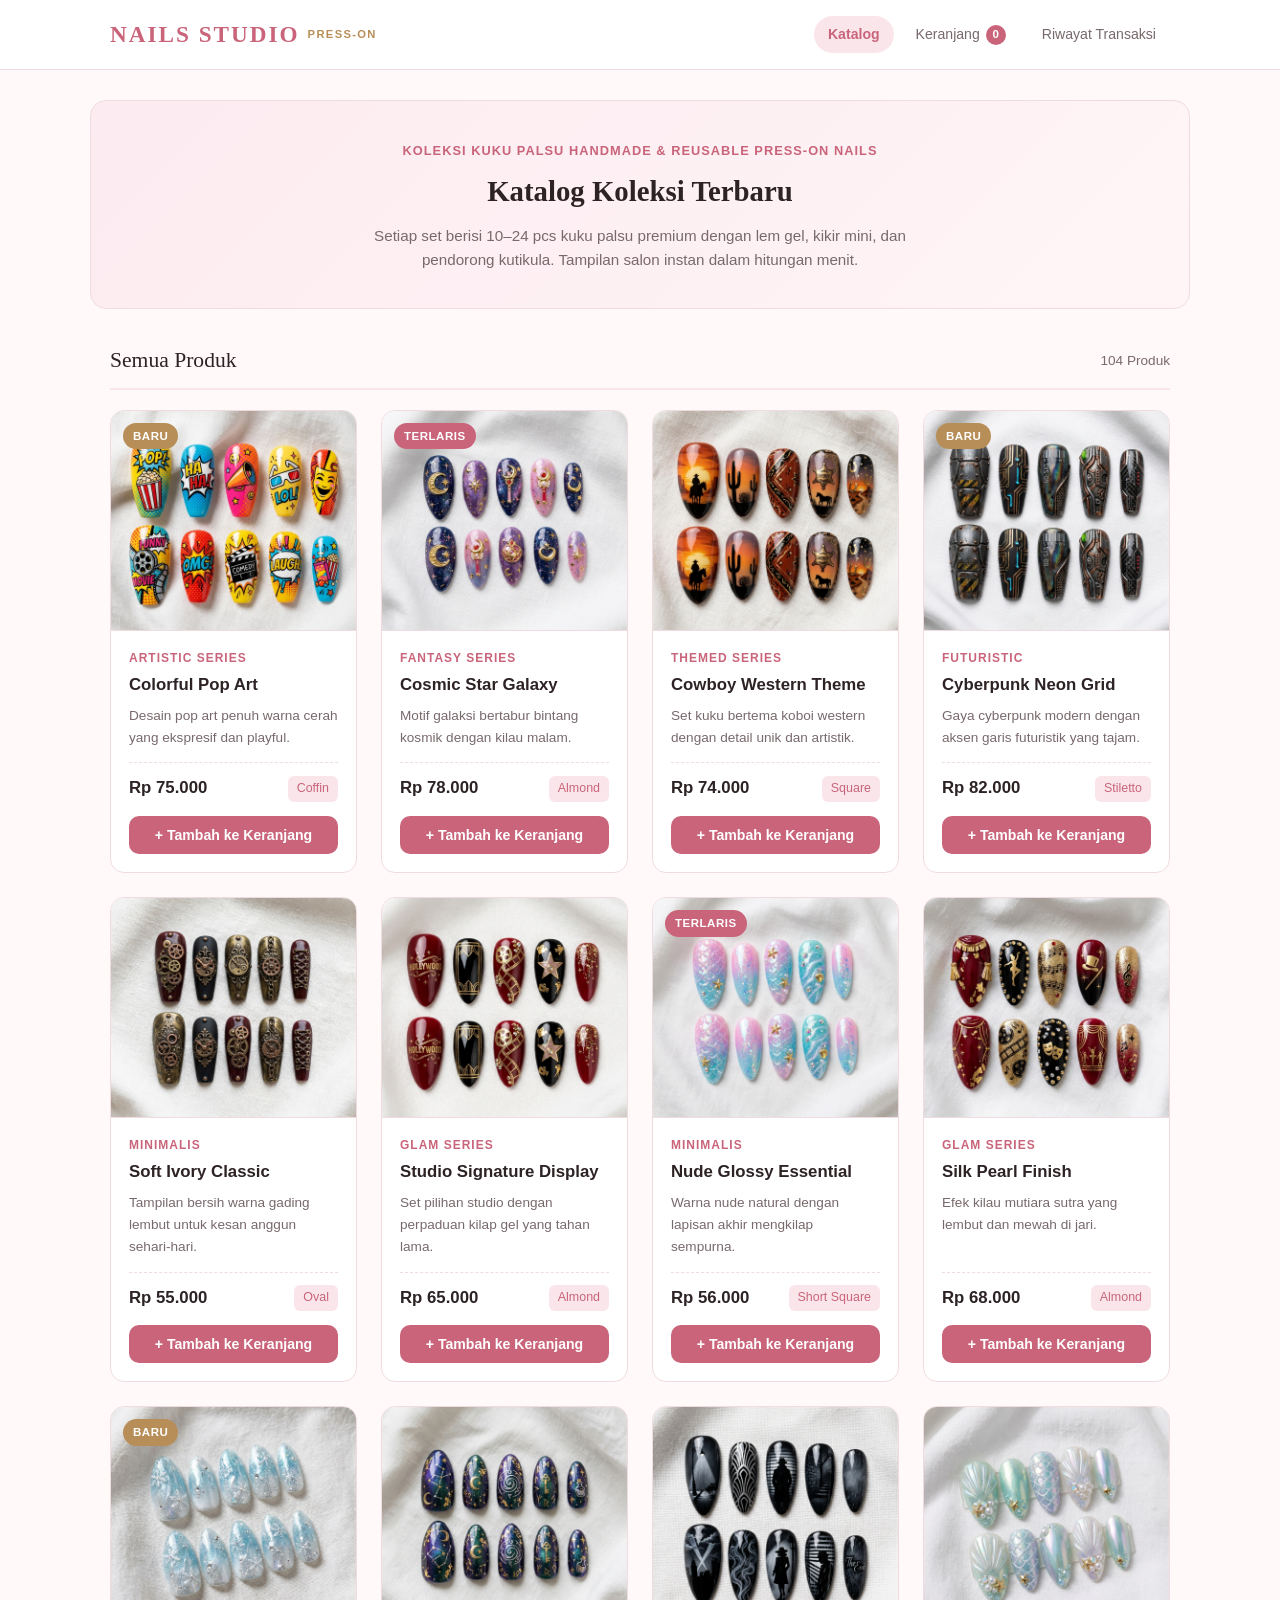
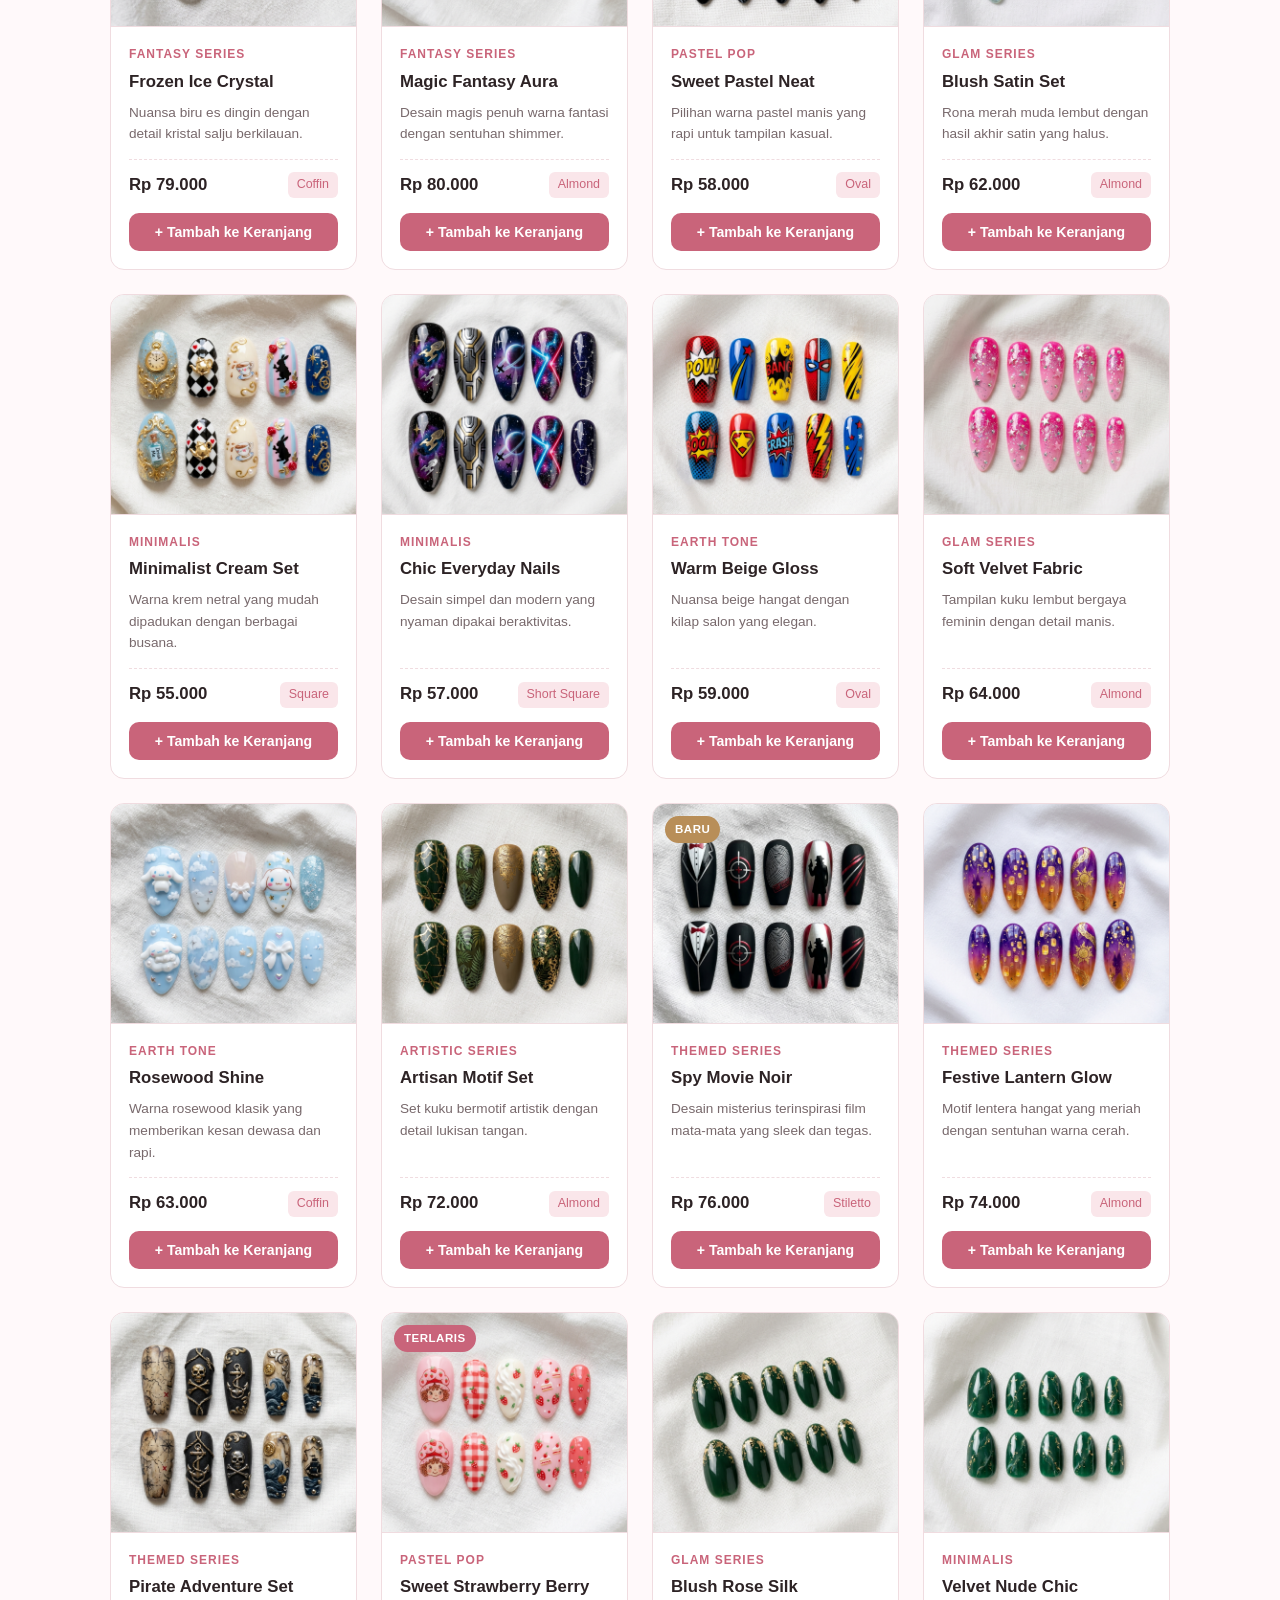
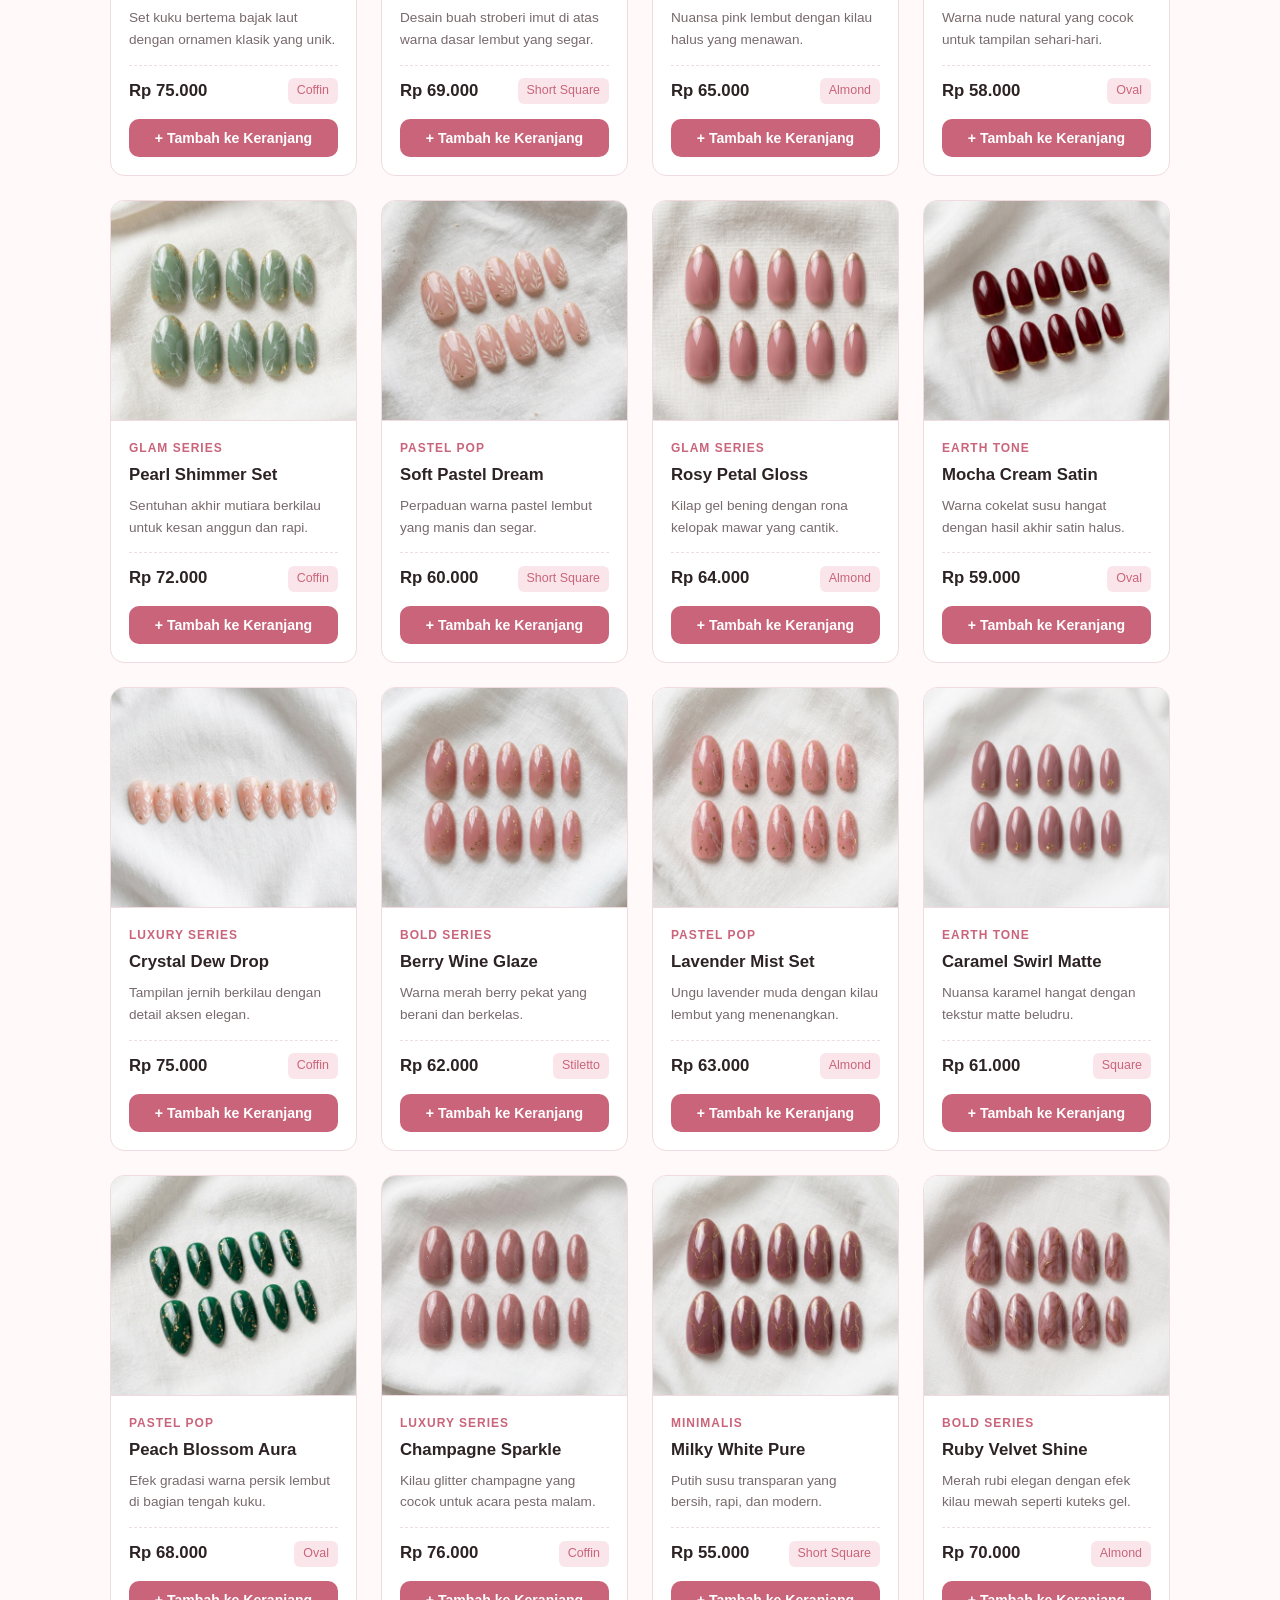
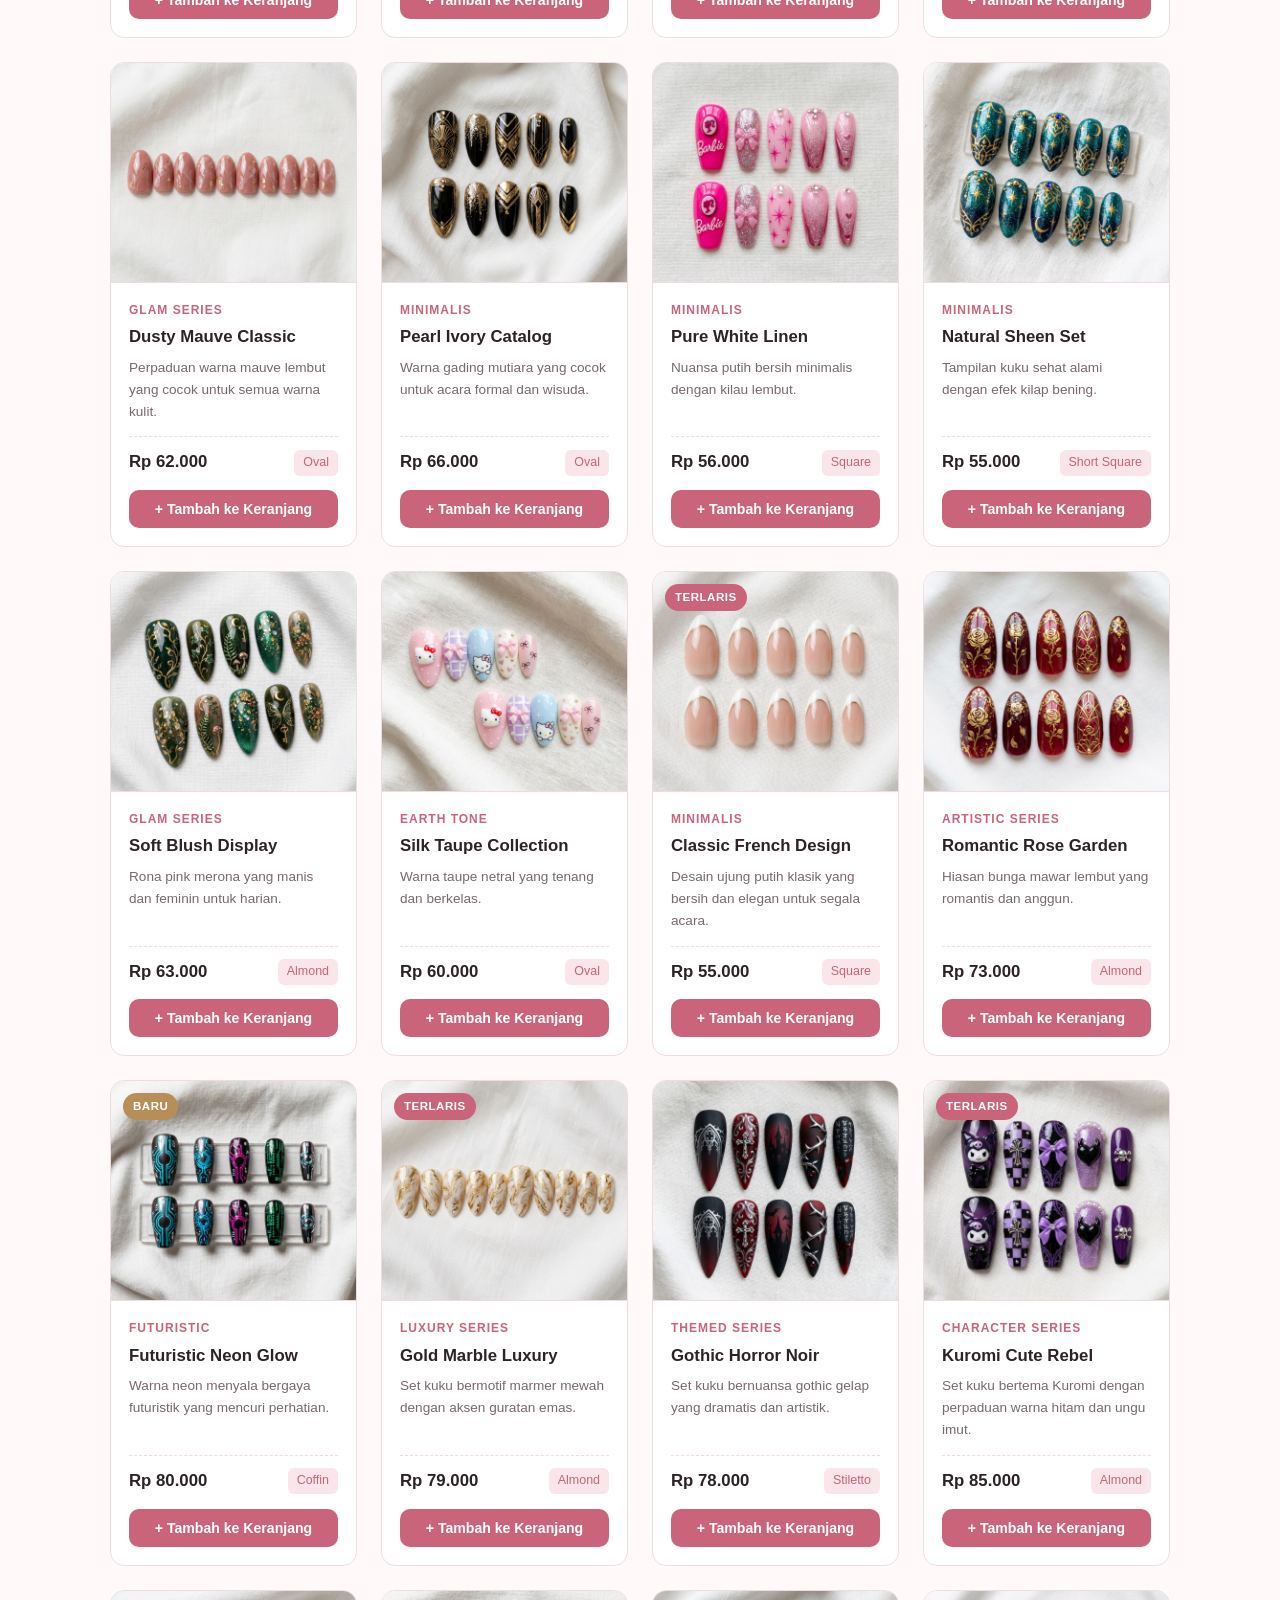
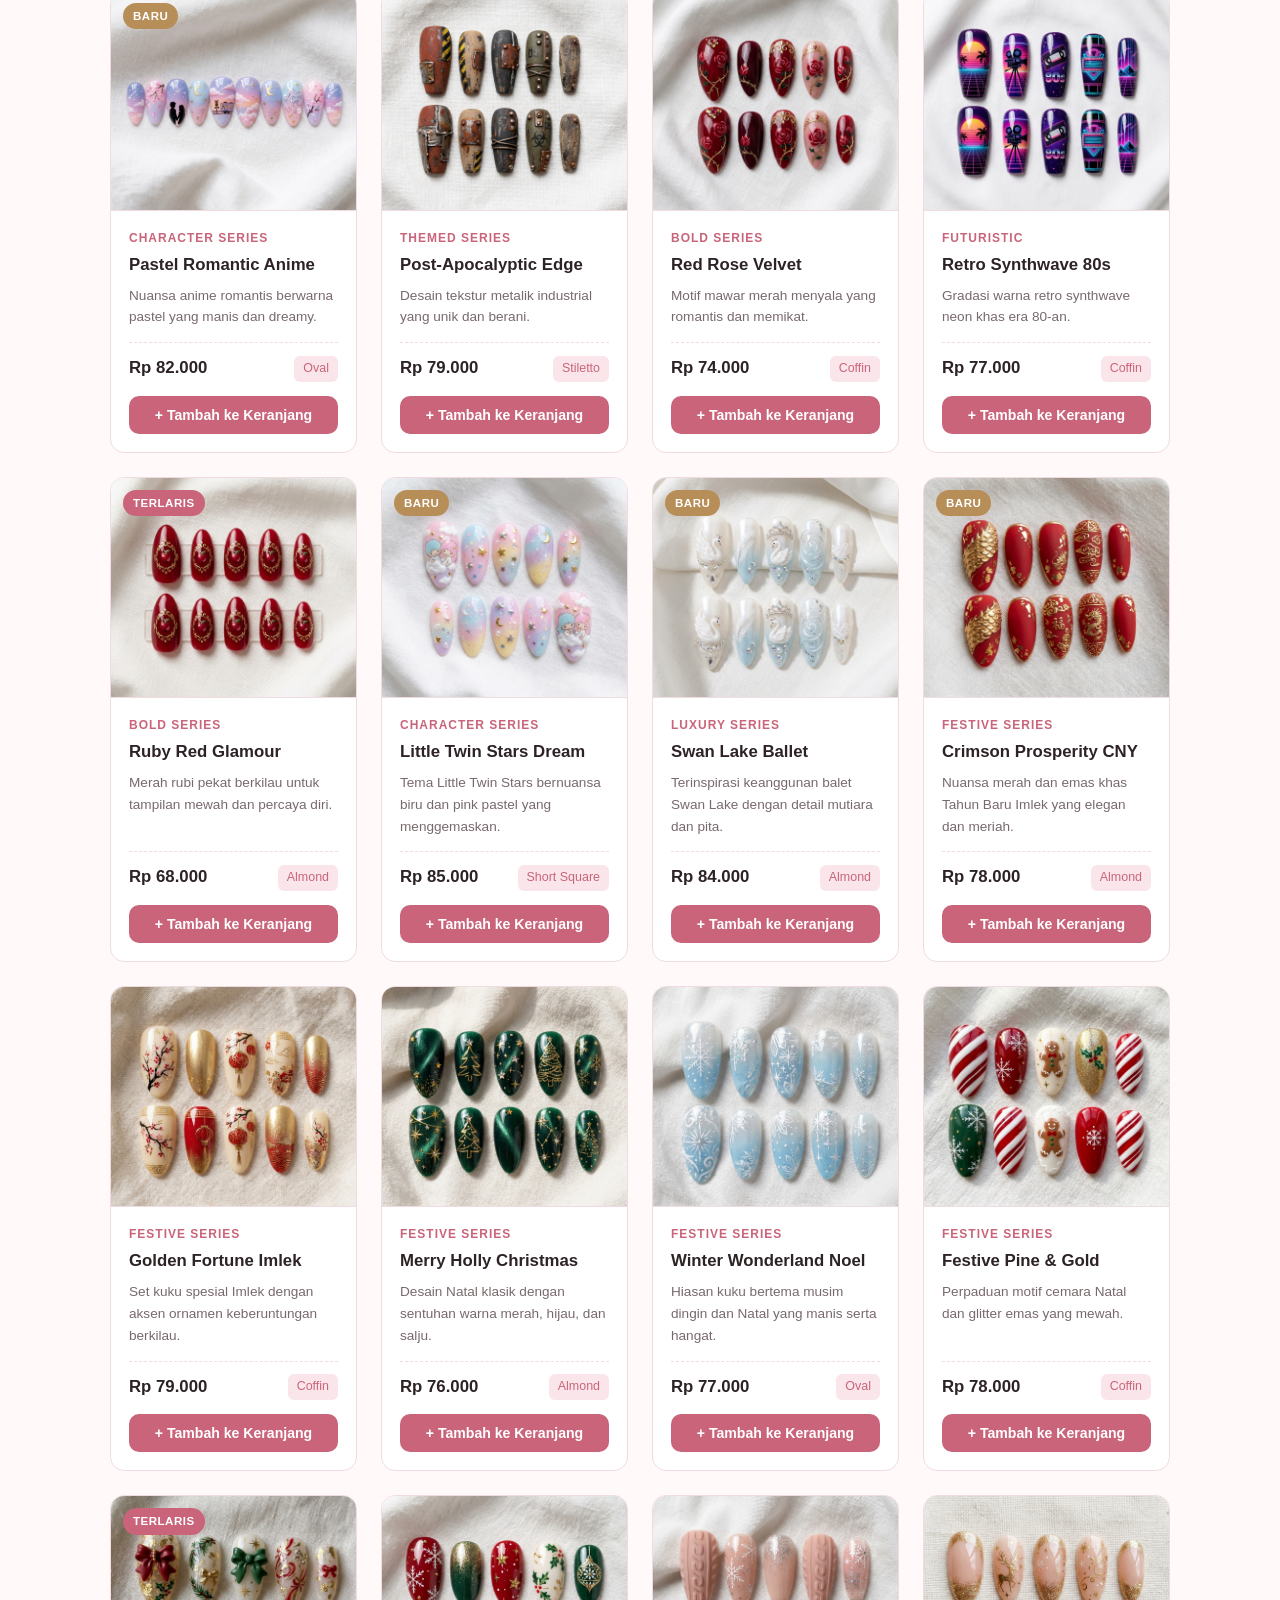
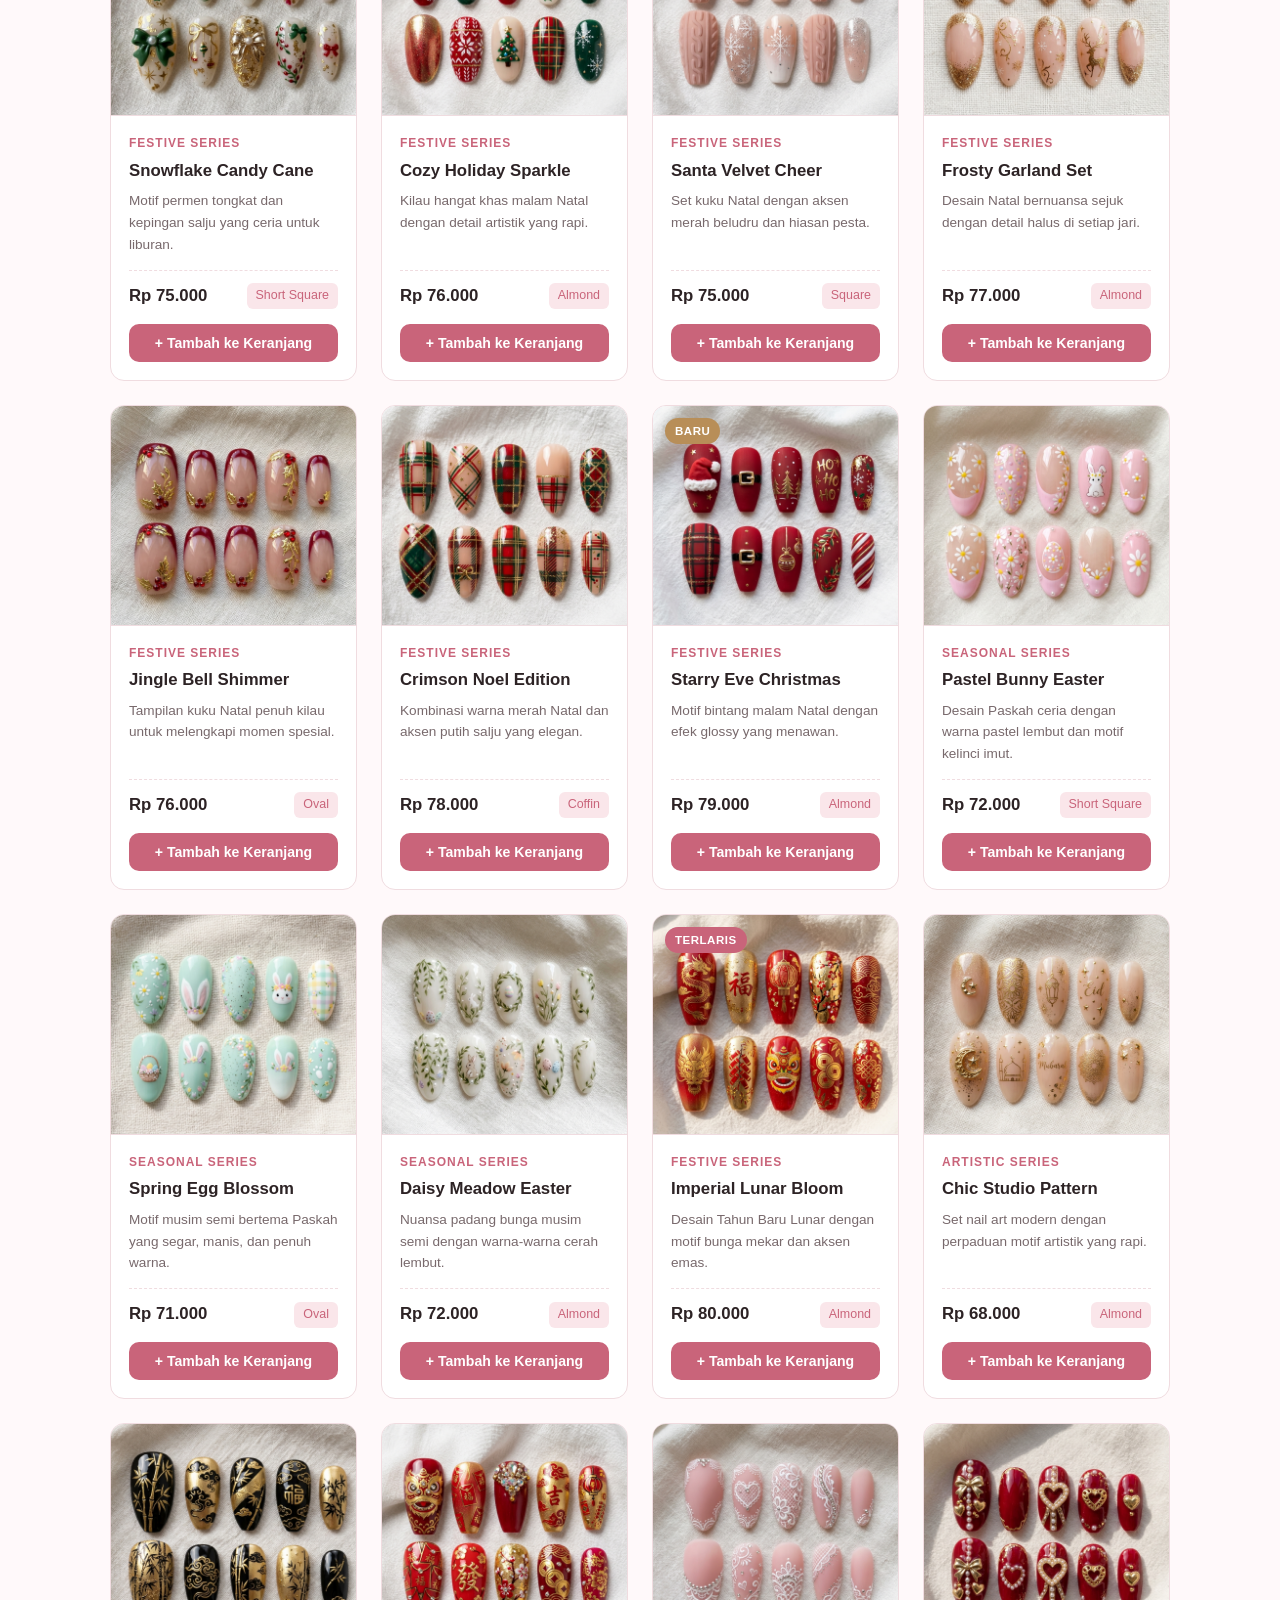
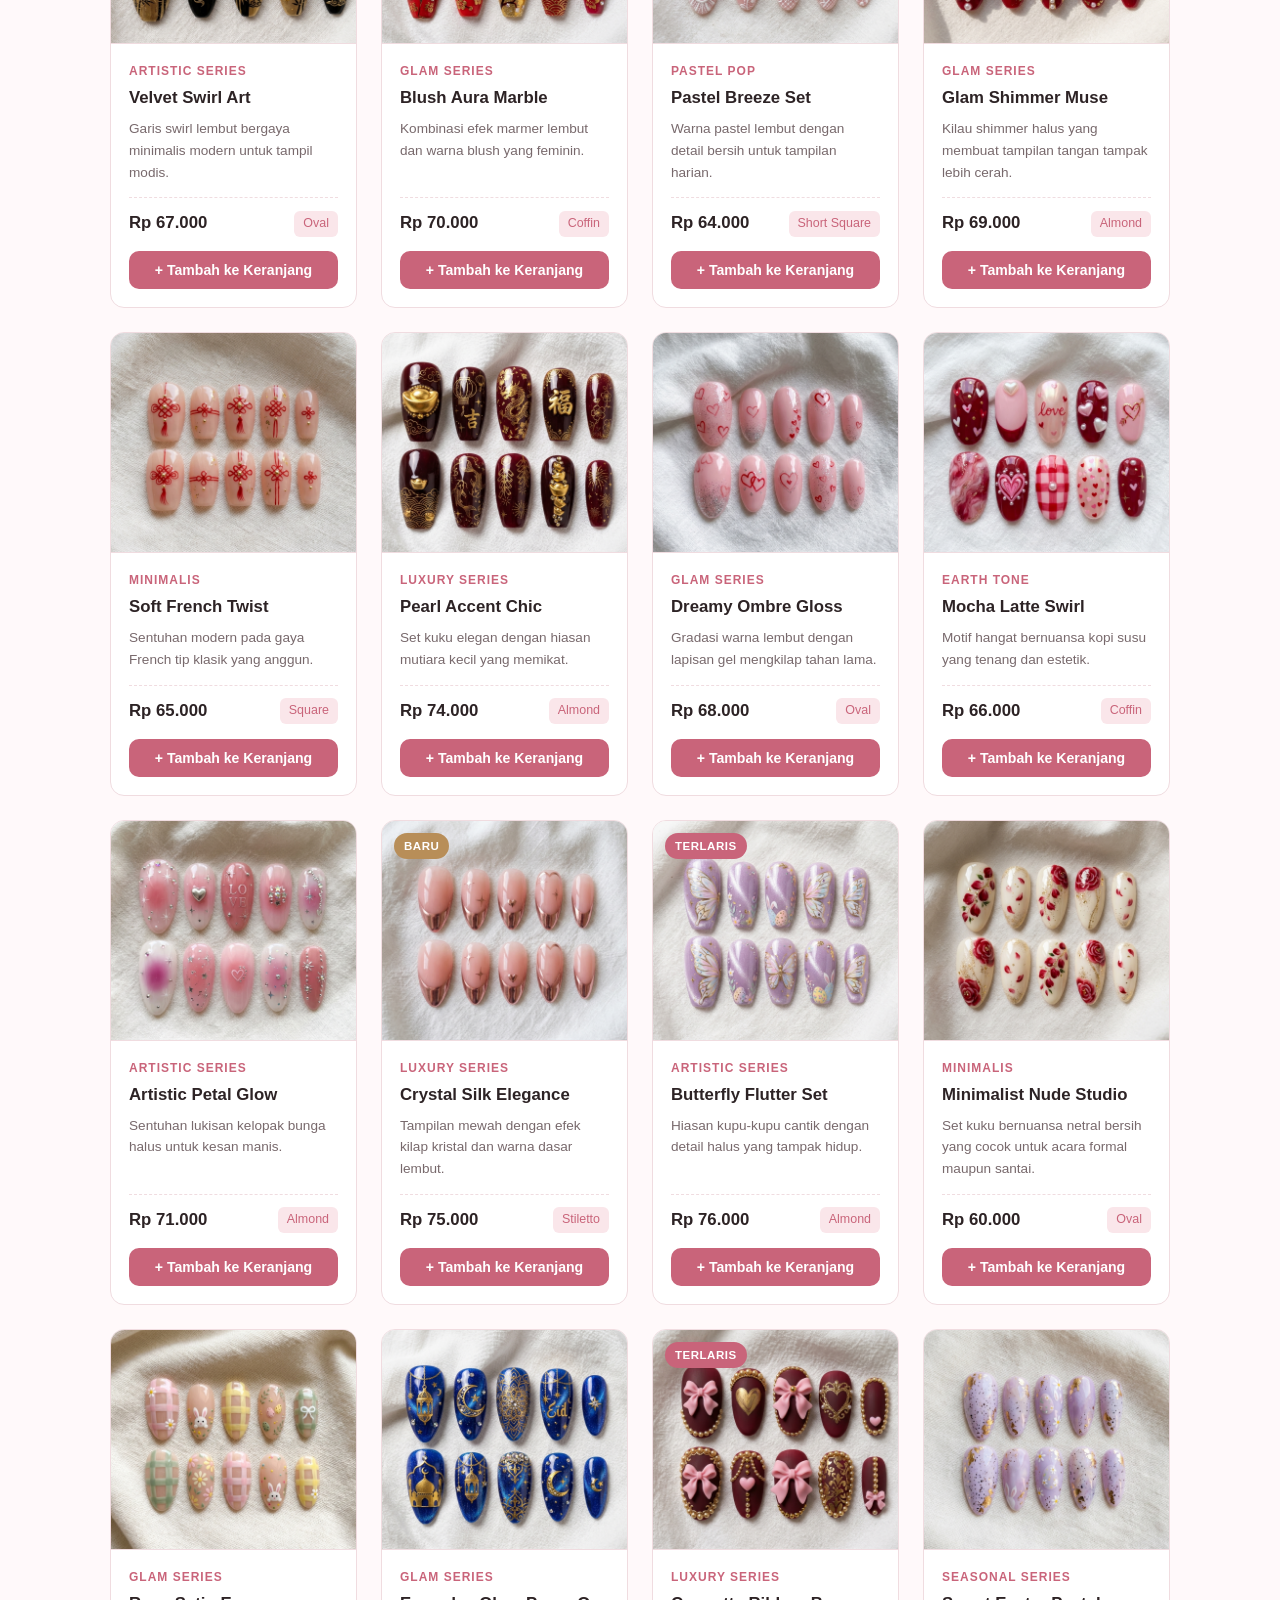
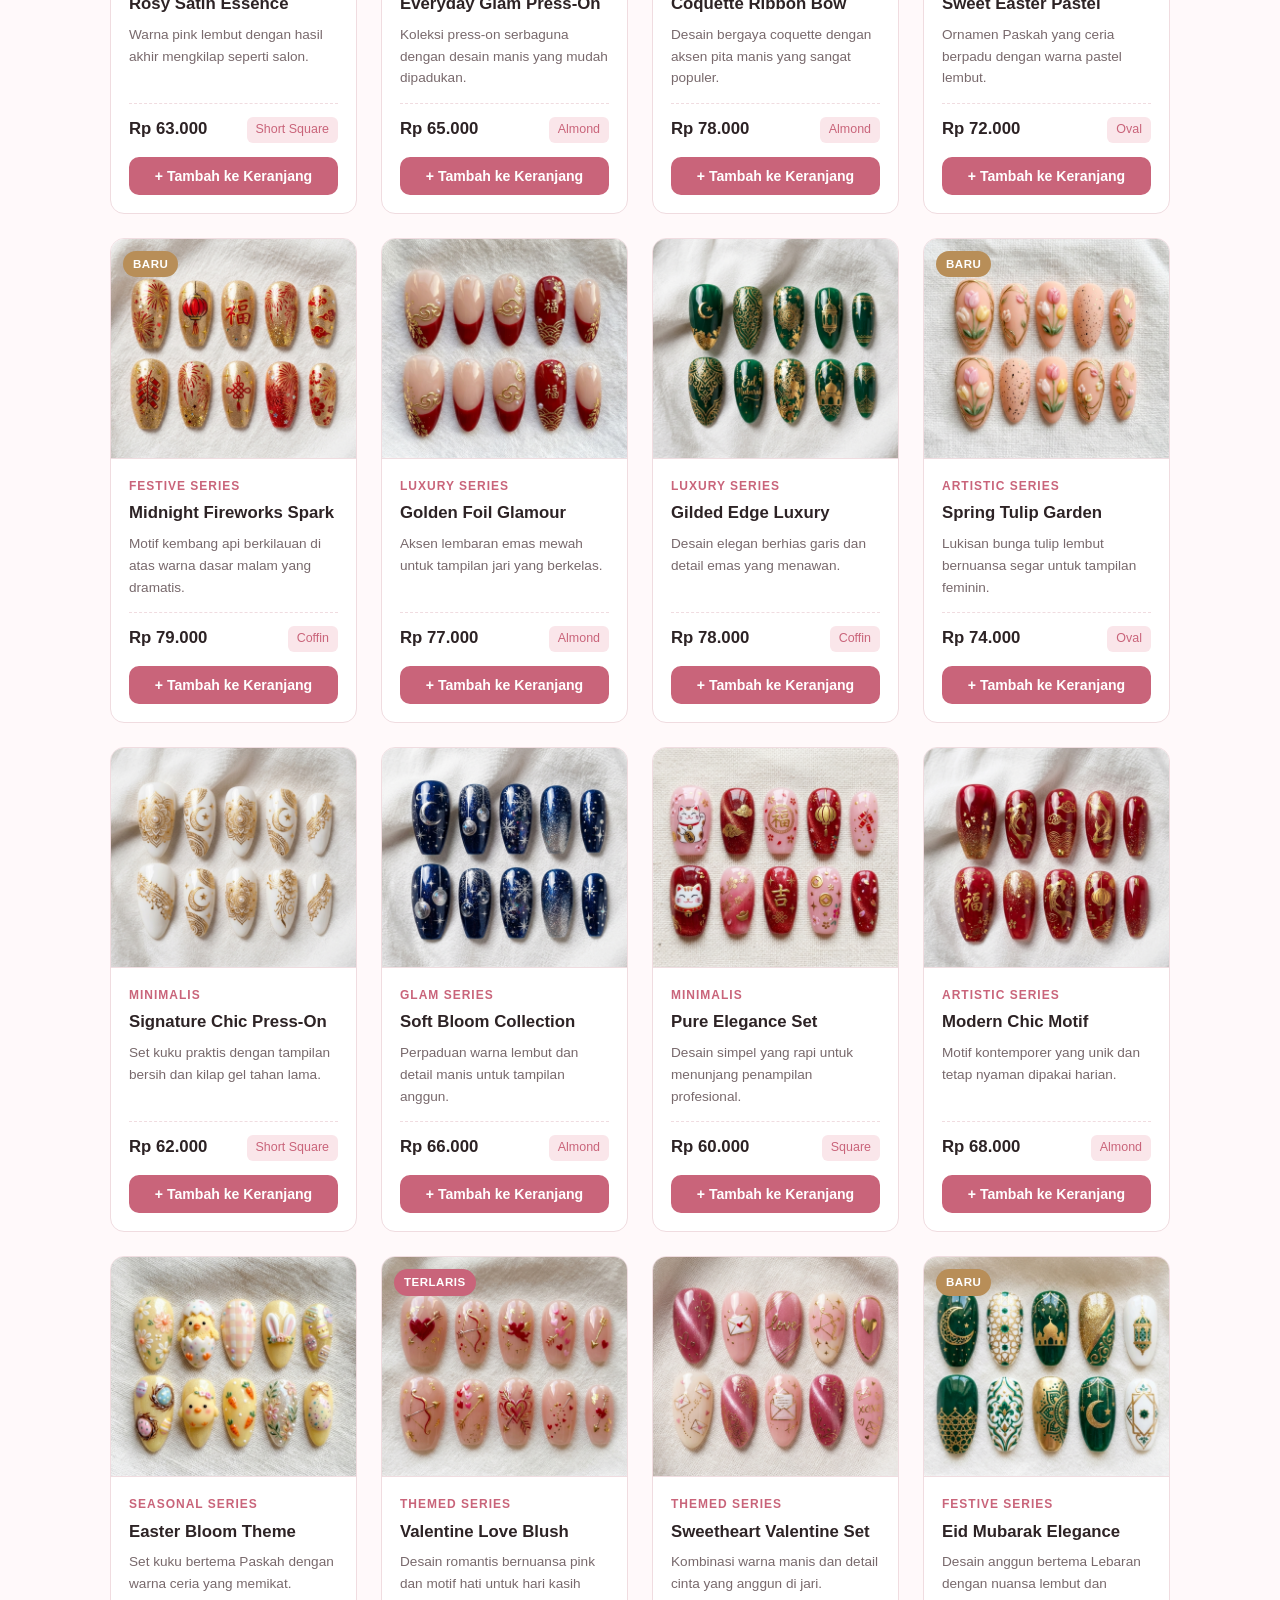
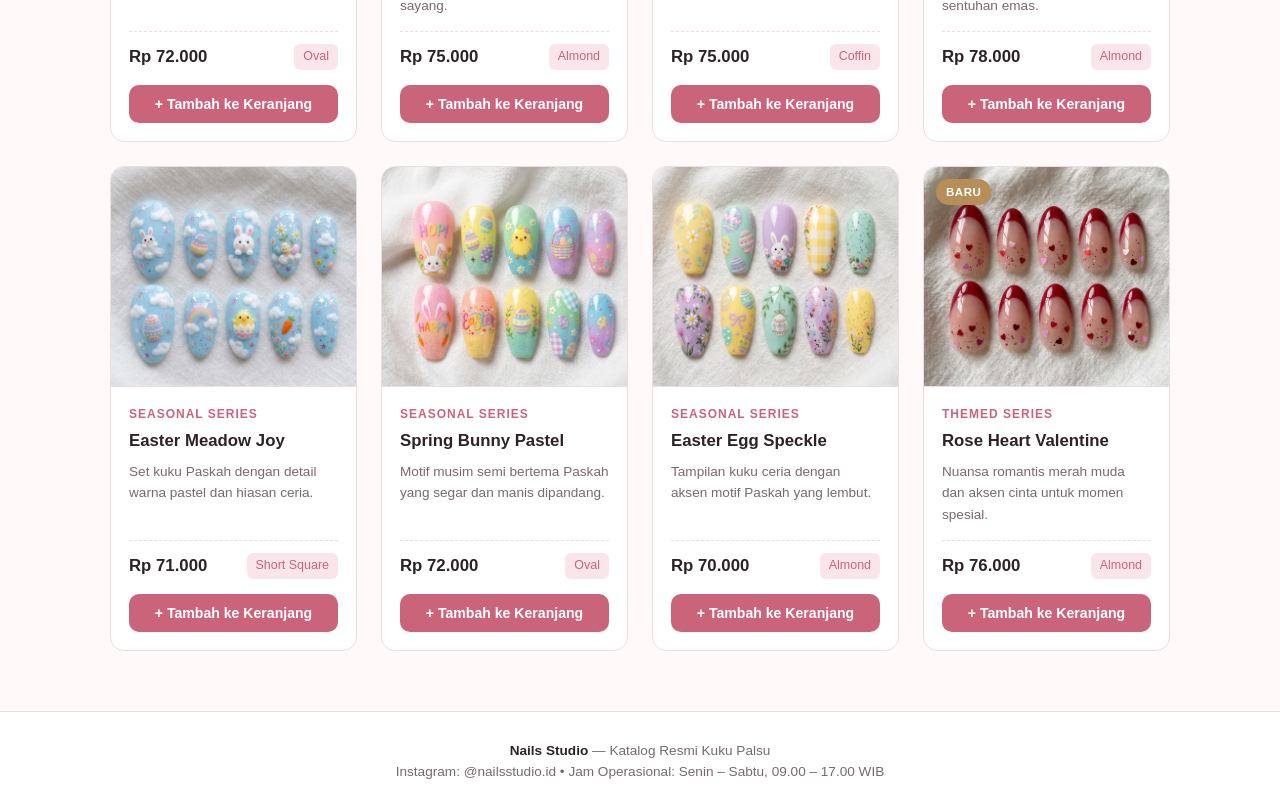
<file: index.html>
<!DOCTYPE html>
<html lang="id">
<head>
  <meta charset="UTF-8" />
  <meta name="viewport" content="width=device-width, initial-scale=1.0" />
  <title>Nails Studio — Katalog Kuku Palsu</title>
  <link rel="stylesheet" href="style.css" />
</head>
<body>

  <div id="site-topbar"></div>

  <header class="hero-wrap">
    <section class="hero">
      <span class="brand-tag">Koleksi Kuku Palsu Handmade &amp; Reusable Press-On Nails</span>
      <h1>Katalog Koleksi Terbaru</h1>
      <p>
        Setiap set berisi 10–24 pcs kuku palsu premium dengan lem gel, kikir mini, dan pendorong kutikula.
        Tampilan salon instan dalam hitungan menit.
      </p>
    </section>
  </header>

  <main class="container">
    <div class="section-title">
      <span>Semua Produk</span>
      <span class="section-count" id="total-produk">0 Produk</span>
    </div>

    <div class="catalog-grid" id="catalog-grid"></div>
  </main>

  <footer>
    <p><strong>Nails Studio</strong> — Katalog Resmi Kuku Palsu</p>
    <p>Instagram: @nailsstudio.id &bull; Jam Operasional: Senin – Sabtu, 09.00 – 17.00 WIB</p>
  </footer>

  <script src="app.js"></script>
  <script>
    (function () {
      const store = window.NSStore;
      store.renderTopbar("katalog");

      const grid = document.getElementById("catalog-grid");
      const totalLabel = document.getElementById("total-produk");

      function getQtyInCart(productId) {
        const found = store.getCart().find(function (c) {
          return c.id === productId;
        });
        return found ? found.qty : 0;
      }

      function renderKatalog() {
        const produk = store.produkKuku;
        totalLabel.textContent = produk.length + " Produk";

        grid.innerHTML = produk.map(function (item) {
          const badgeHtml = item.badge
            ? '<span class="badge ' + store.escapeHtml(item.badgeTipe) + '">' + store.escapeHtml(item.badge) + "</span>"
            : "";

          const inCart = getQtyInCart(item.id);
          const btnText = inCart > 0
            ? "+ Tambah Lagi (" + inCart + " di keranjang)"
            : "+ Tambah ke Keranjang";

          return (
            '<article class="product-card">' +
            '  <div class="product-image">' +
            '    ' + badgeHtml +
            '    <img src="' + store.escapeHtml(item.gambar) + '" alt="' + store.escapeHtml(item.nama) + '" loading="lazy" />' +
            '  </div>' +
            '  <div class="product-info">' +
            '    <div class="product-category">' + store.escapeHtml(item.kategori) + '</div>' +
            '    <h2 class="product-title">' + store.escapeHtml(item.nama) + '</h2>' +
            '    <p class="product-desc">' + store.escapeHtml(item.deskripsi) + '</p>' +
            '    <div class="product-meta">' +
            '      <span class="product-price">' + store.escapeHtml(item.harga) + '</span>' +
            '      <span class="product-shape">' + store.escapeHtml(item.bentuk) + '</span>' +
            '    </div>' +
            '    <button type="button" class="btn btn-primary btn-block btn-add-cart" data-id="' + store.escapeHtml(item.id) + '">' +
            '      ' + btnText +
            '    </button>' +
            '  </div>' +
            '</article>'
          );
        }).join("");
      }

      grid.addEventListener("click", function (e) {
        const btn = e.target.closest(".btn-add-cart");
        if (!btn) return;
        const id = btn.getAttribute("data-id");
        const item = store.produkKuku.find(function (p) { return p.id === id; });
        if (!item) return;

        store.addToCart(id, 1);
        store.showToast(item.nama + " ditambahkan ke keranjang");
        renderKatalog();
      });

      store.onRealtimeUpdate(function () {
        renderKatalog();
      });

      renderKatalog();
    })();
  </script>
</body>
</html>
</file>
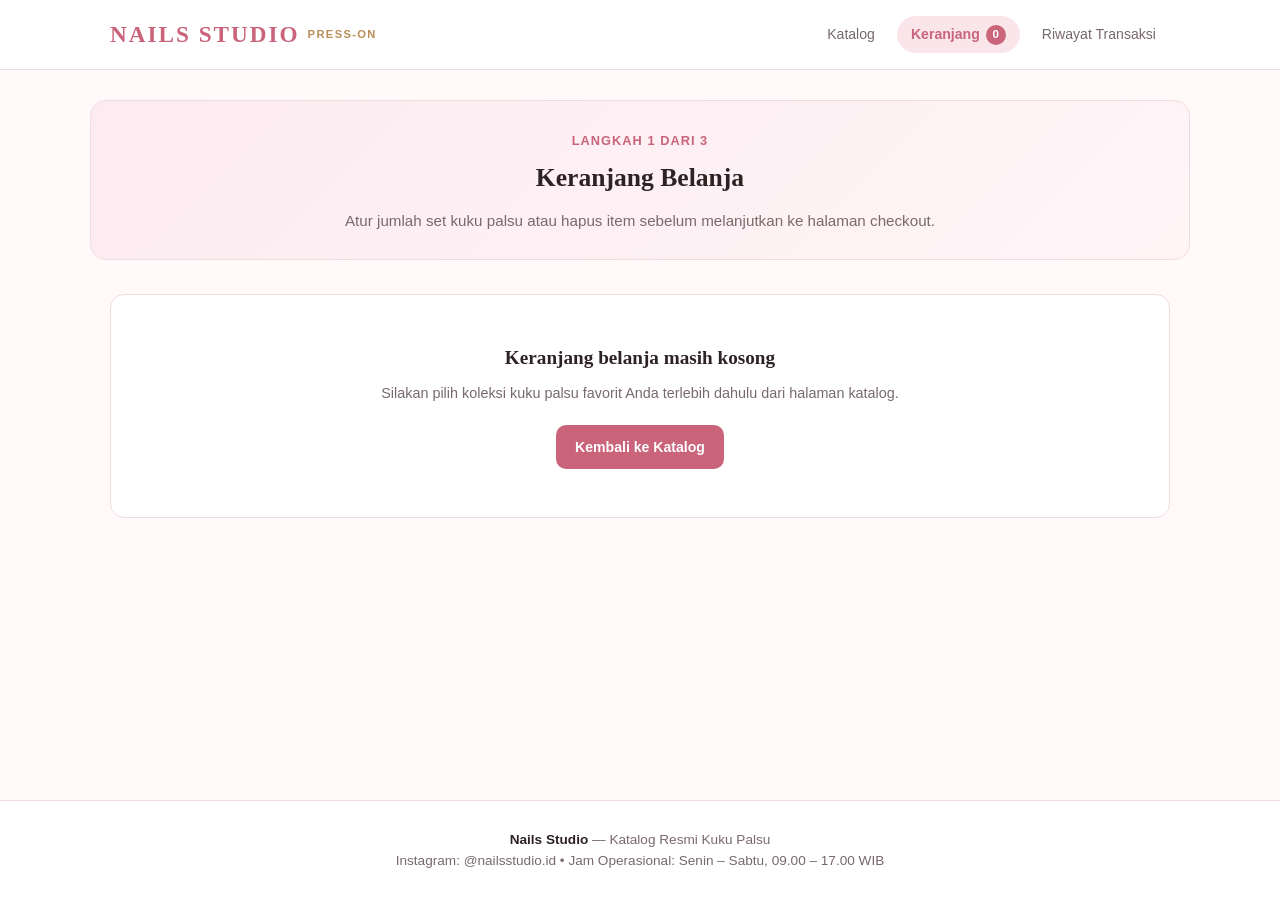
<file: cart.html>
<!DOCTYPE html>
<html lang="id">
<head>
  <meta charset="UTF-8" />
  <meta name="viewport" content="width=device-width, initial-scale=1.0" />
  <title>Keranjang Belanja — Nails Studio</title>
  <link rel="stylesheet" href="style.css" />
</head>
<body>

  <div id="site-topbar"></div>

  <header class="hero-wrap">
    <section class="hero compact">
      <span class="brand-tag">Langkah 1 dari 3</span>
      <h1>Keranjang Belanja</h1>
      <p>Atur jumlah set kuku palsu atau hapus item sebelum melanjutkan ke halaman checkout.</p>
    </section>
  </header>

  <main class="container">
    <div id="cart-root"></div>
  </main>

  <footer>
    <p><strong>Nails Studio</strong> — Katalog Resmi Kuku Palsu</p>
    <p>Instagram: @nailsstudio.id &bull; Jam Operasional: Senin – Sabtu, 09.00 – 17.00 WIB</p>
  </footer>

  <script src="app.js"></script>
  <script>
    (function () {
      const store = window.NSStore;
      store.renderTopbar("cart");

      const root = document.getElementById("cart-root");

      function renderCart() {
        const cart = store.getCart();

        if (cart.length === 0) {
          root.innerHTML =
            '<div class="panel empty-state">' +
            '  <h3>Keranjang belanja masih kosong</h3>' +
            '  <p>Silakan pilih koleksi kuku palsu favorit Anda terlebih dahulu dari halaman katalog.</p>' +
            '  <a href="index.html" class="btn btn-primary">Kembali ke Katalog</a>' +
            '</div>';
          return;
        }

        const totals = store.getCartTotals(15000);
        const totalQty = store.getCartCount();

        const itemsHtml = cart.map(function (item) {
          const itemSubtotal = item.hargaNum * item.qty;
          return (
            '<div class="cart-item" data-id="' + store.escapeHtml(item.id) + '">' +
            '  <img class="cart-thumb" src="' + store.escapeHtml(item.gambar) + '" alt="' + store.escapeHtml(item.nama) + '">' +
            '  <div class="cart-item-info">' +
            '    <h3>' + store.escapeHtml(item.nama) + '</h3>' +
            '    <div class="cart-item-meta">Bentuk: ' + store.escapeHtml(item.bentuk || "-") + ' &bull; Satuan: ' + store.escapeHtml(item.satuan) + '</div>' +
            '    <div class="cart-item-unit-price">' + store.formatRupiah(item.hargaNum) + ' ' + store.escapeHtml(item.satuan) + '</div>' +
            '  </div>' +
            '  <div class="cart-item-actions">' +
            '    <div class="qty-control">' +
            '      <button type="button" class="qty-btn btn-dec" data-id="' + store.escapeHtml(item.id) + '" aria-label="Kurangi jumlah">&minus;</button>' +
            '      <input type="number" class="qty-input" min="1" max="99" value="' + item.qty + '" data-id="' + store.escapeHtml(item.id) + '" aria-label="Jumlah">' +
            '      <button type="button" class="qty-btn btn-inc" data-id="' + store.escapeHtml(item.id) + '" aria-label="Tambah jumlah">+</button>' +
            '    </div>' +
            '    <div class="cart-item-subtotal">' + store.formatRupiah(itemSubtotal) + '</div>' +
            '    <button type="button" class="btn btn-danger-outline btn-sm btn-remove" data-id="' + store.escapeHtml(item.id) + '">Hapus</button>' +
            '  </div>' +
            '</div>'
          );
        }).join("");

        root.innerHTML =
          '<div class="two-col">' +
          '  <section class="panel">' +
          '    <div class="panel-title">' +
          '      <span>Daftar Item (' + totalQty + ')</span>' +
          '      <button type="button" class="btn btn-danger-outline btn-sm" id="btn-clear-cart">Kosongkan Keranjang</button>' +
          '    </div>' +
          '    <div>' + itemsHtml + '</div>' +
          '  </section>' +
          '  <aside class="panel">' +
          '    <div class="panel-title"><span>Ringkasan Belanja</span></div>' +
          '    <div class="summary-row">' +
          '      <span>Subtotal (' + totalQty + ' set)</span>' +
          '      <strong>' + store.formatRupiah(totals.subtotal) + '</strong>' +
          '    </div>' +
          '    <div class="summary-row">' +
          '      <span>Estimasi Ongkos Kirim</span>' +
          '      <strong>' + store.formatRupiah(totals.ongkir) + '</strong>' +
          '    </div>' +
          '    <hr class="summary-divider">' +
          '    <div class="summary-total">' +
          '      <span>Grand Total</span>' +
          '      <span>' + store.formatRupiah(totals.grandTotal) + '</span>' +
          '    </div>' +
          '    <a href="checkout.html" class="btn btn-primary btn-block">Lanjut ke Checkout &rarr;</a>' +
          '    <a href="index.html" class="btn btn-outline btn-block" style="margin-top:10px;">+ Tambah Set Lainnya</a>' +
          '  </aside>' +
          '</div>';
      }

      root.addEventListener("click", function (e) {
        const decBtn = e.target.closest(".btn-dec");
        if (decBtn) {
          const id = decBtn.getAttribute("data-id");
          const item = store.getCart().find(function (c) { return c.id === id; });
          if (item) {
            if (item.qty <= 1) {
              store.removeFromCart(id);
              store.showToast(item.nama + " dihapus dari keranjang");
            } else {
              store.updateCartQty(id, item.qty - 1);
            }
            renderCart();
          }
          return;
        }

        const incBtn = e.target.closest(".btn-inc");
        if (incBtn) {
          const id = incBtn.getAttribute("data-id");
          const item = store.getCart().find(function (c) { return c.id === id; });
          if (item) {
            store.updateCartQty(id, item.qty + 1);
            renderCart();
          }
          return;
        }

        const removeBtn = e.target.closest(".btn-remove");
        if (removeBtn) {
          const id = removeBtn.getAttribute("data-id");
          const item = store.getCart().find(function (c) { return c.id === id; });
          store.removeFromCart(id);
          if (item) store.showToast(item.nama + " dihapus dari keranjang");
          renderCart();
          return;
        }

        if (e.target.id === "btn-clear-cart") {
          store.clearCart();
          store.showToast("Keranjang dikosongkan");
          renderCart();
        }
      });

      root.addEventListener("change", function (e) {
        const input = e.target.closest(".qty-input");
        if (!input) return;
        const id = input.getAttribute("data-id");
        const val = parseInt(input.value, 10);
        if (isNaN(val) || val < 1) {
          store.updateCartQty(id, 1);
        } else {
          store.updateCartQty(id, val);
        }
        renderCart();
      });

      store.onRealtimeUpdate(function () {
        renderCart();
      });

      renderCart();
    })();
  </script>
</body>
</html>
</file>
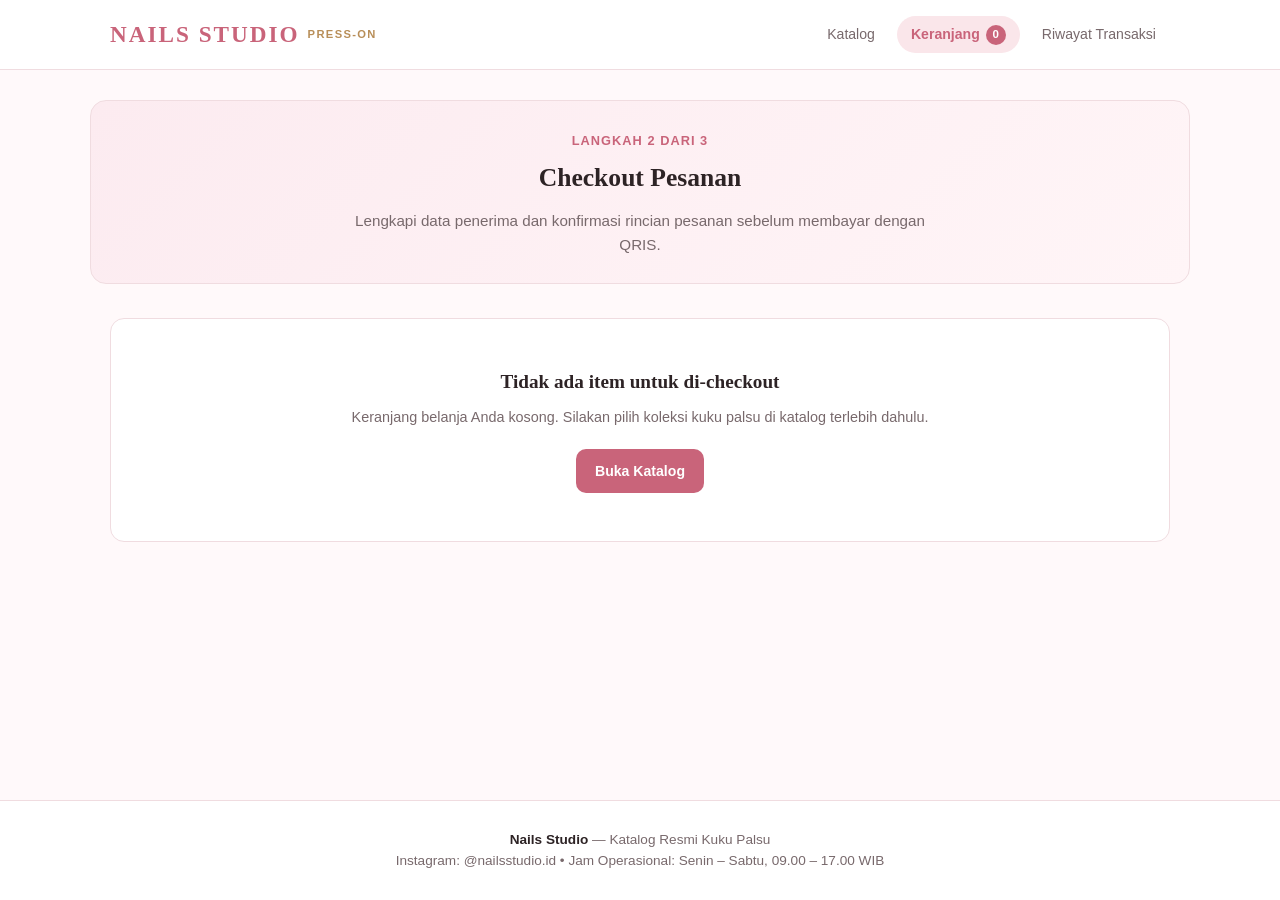
<file: checkout.html>
<!DOCTYPE html>
<html lang="id">
<head>
  <meta charset="UTF-8" />
  <meta name="viewport" content="width=device-width, initial-scale=1.0" />
  <title>Checkout Pesanan — Nails Studio</title>
  <link rel="stylesheet" href="style.css" />
</head>
<body>

  <div id="site-topbar"></div>

  <header class="hero-wrap">
    <section class="hero compact">
      <span class="brand-tag">Langkah 2 dari 3</span>
      <h1>Checkout Pesanan</h1>
      <p>Lengkapi data penerima dan konfirmasi rincian pesanan sebelum membayar dengan QRIS.</p>
    </section>
  </header>

  <main class="container">
    <div id="checkout-root"></div>
  </main>

  <footer>
    <p><strong>Nails Studio</strong> — Katalog Resmi Kuku Palsu</p>
    <p>Instagram: @nailsstudio.id &bull; Jam Operasional: Senin – Sabtu, 09.00 – 17.00 WIB</p>
  </footer>

  <script src="app.js"></script>
  <script>
    (function () {
      const store = window.NSStore;
      store.renderTopbar("cart");

      const root = document.getElementById("checkout-root");
      let shippingMethod = "courier";

      function renderCheckout() {
        const cart = store.getCart();
        if (cart.length === 0) {
          root.innerHTML =
            '<div class="panel empty-state">' +
            '  <h3>Tidak ada item untuk di-checkout</h3>' +
            '  <p>Keranjang belanja Anda kosong. Silakan pilih koleksi kuku palsu di katalog terlebih dahulu.</p>' +
            '  <a href="index.html" class="btn btn-primary">Buka Katalog</a>' +
            '</div>';
          return;
        }

        const ongkir = shippingMethod === "pickup" ? 0 : 15000;
        const totals = store.getCartTotals(ongkir);

        const summaryItemsHtml = cart.map(function (item) {
          return (
            '<div class="summary-row" style="align-items:flex-start; gap:12px;">' +
            '  <span>' + store.escapeHtml(item.nama) + ' <small style="color:var(--text-muted);">&times;' + item.qty + '</small></span>' +
            '  <strong style="white-space:nowrap;">' + store.formatRupiah(item.hargaNum * item.qty) + '</strong>' +
            '</div>'
          );
        }).join("");

        root.innerHTML =
          '<form id="checkout-form" class="two-col">' +
          '  <section class="panel">' +
          '    <div class="panel-title"><span>Data Penerima &amp; Pengiriman</span></div>' +
          '    <div class="form-row">' +
          '      <div class="form-group">' +
          '        <label for="nama">Nama Lengkap *</label>' +
          '        <input type="text" id="nama" name="nama" class="form-control" placeholder="Contoh: Nadia Putri" required>' +
          '      </div>' +
          '      <div class="form-group">' +
          '        <label for="telepon">No. WhatsApp / Telepon *</label>' +
          '        <input type="tel" id="telepon" name="telepon" class="form-control" placeholder="0812-xxxx-xxxx" required>' +
          '      </div>' +
          '    </div>' +
          '    <div class="form-row">' +
          '      <div class="form-group">' +
          '        <label for="kota">Kota / Kabupaten *</label>' +
          '        <input type="text" id="kota" name="kota" class="form-control" placeholder="Contoh: Jakarta Selatan" required>' +
          '      </div>' +
          '      <div class="form-group">' +
          '        <label for="shipping">Metode Pengiriman</label>' +
          '        <select id="shipping" name="shipping" class="form-control">' +
          '          <option value="courier" ' + (shippingMethod === "courier" ? "selected" : "") + '>Kurir Reguler (Rp 15.000)</option>' +
          '          <option value="pickup" ' + (shippingMethod === "pickup" ? "selected" : "") + '>Ambil di Studio (Gratis)</option>' +
          '        </select>' +
          '      </div>' +
          '    </div>' +
          '    <div class="form-group">' +
          '      <label for="alamat">Alamat Lengkap *</label>' +
          '      <textarea id="alamat" name="alamat" rows="3" class="form-control" placeholder="Nama jalan, nomor rumah, RT/RW, kode pos" required></textarea>' +
          '    </div>' +
          '    <div class="form-group">' +
          '      <label for="catatan">Catatan Tambahan / Ukuran Kuku (Opsional)</label>' +
          '      <input type="text" id="catatan" name="catatan" class="form-control" placeholder="Contoh: Ukuran S / M atau tambah lem cadangan">' +
          '    </div>' +
          '    <div class="panel-title" style="margin-top:24px;"><span>Metode Pembayaran</span></div>' +
          '    <div class="payment-option">' +
          '      <div>' +
          '        <div class="payment-option-title">QRIS (Pembayaran Instan)</div>' +
          '        <div class="payment-option-desc">Bayar dengan scan kode QRIS melalui e-wallet atau mobile banking. Status diverifikasi otomatis secara realtime.</div>' +
          '      </div>' +
          '      <span class="status-badge status-paid">Aktif</span>' +
          '    </div>' +
          '  </section>' +
          '  <aside class="panel">' +
          '    <div class="panel-title"><span>Ringkasan Pesanan</span></div>' +
          '    ' + summaryItemsHtml +
          '    <hr class="summary-divider">' +
          '    <div class="summary-row">' +
          '      <span>Subtotal</span>' +
          '      <strong id="co-subtotal">' + store.formatRupiah(totals.subtotal) + '</strong>' +
          '    </div>' +
          '    <div class="summary-row">' +
          '      <span>Ongkos Kirim</span>' +
          '      <strong id="co-ongkir">' + (totals.ongkir === 0 ? "Gratis" : store.formatRupiah(totals.ongkir)) + '</strong>' +
          '    </div>' +
          '    <hr class="summary-divider">' +
          '    <div class="summary-total">' +
          '      <span>Grand Total</span>' +
          '      <span id="co-grandtotal">' + store.formatRupiah(totals.grandTotal) + '</span>' +
          '    </div>' +
          '    <button type="submit" class="btn btn-primary btn-block">Buat Pesanan &amp; Bayar QRIS &rarr;</button>' +
          '    <a href="cart.html" class="btn btn-outline btn-block" style="margin-top:10px;">&larr; Kembali ke Keranjang</a>' +
          '  </aside>' +
          '</form>';

        const shippingSelect = document.getElementById("shipping");
        shippingSelect.addEventListener("change", function () {
          shippingMethod = shippingSelect.value;
          const newOngkir = shippingMethod === "pickup" ? 0 : 15000;
          const t = store.getCartTotals(newOngkir);
          document.getElementById("co-ongkir").textContent = t.ongkir === 0 ? "Gratis" : store.formatRupiah(t.ongkir);
          document.getElementById("co-grandtotal").textContent = store.formatRupiah(t.grandTotal);
        });

        const form = document.getElementById("checkout-form");
        form.addEventListener("submit", function (e) {
          e.preventDefault();
          const customer = {
            nama: document.getElementById("nama").value.trim(),
            telepon: document.getElementById("telepon").value.trim(),
            kota: document.getElementById("kota").value.trim(),
            alamat: document.getElementById("alamat").value.trim(),
            catatan: document.getElementById("catatan").value.trim()
          };
          const order = store.createOrder(customer, shippingMethod);
          if (order) {
            window.location.href = "payment.html?order=" + encodeURIComponent(order.id);
          }
        });
      }

      renderCheckout();
    })();
  </script>
</body>
</html>
</file>
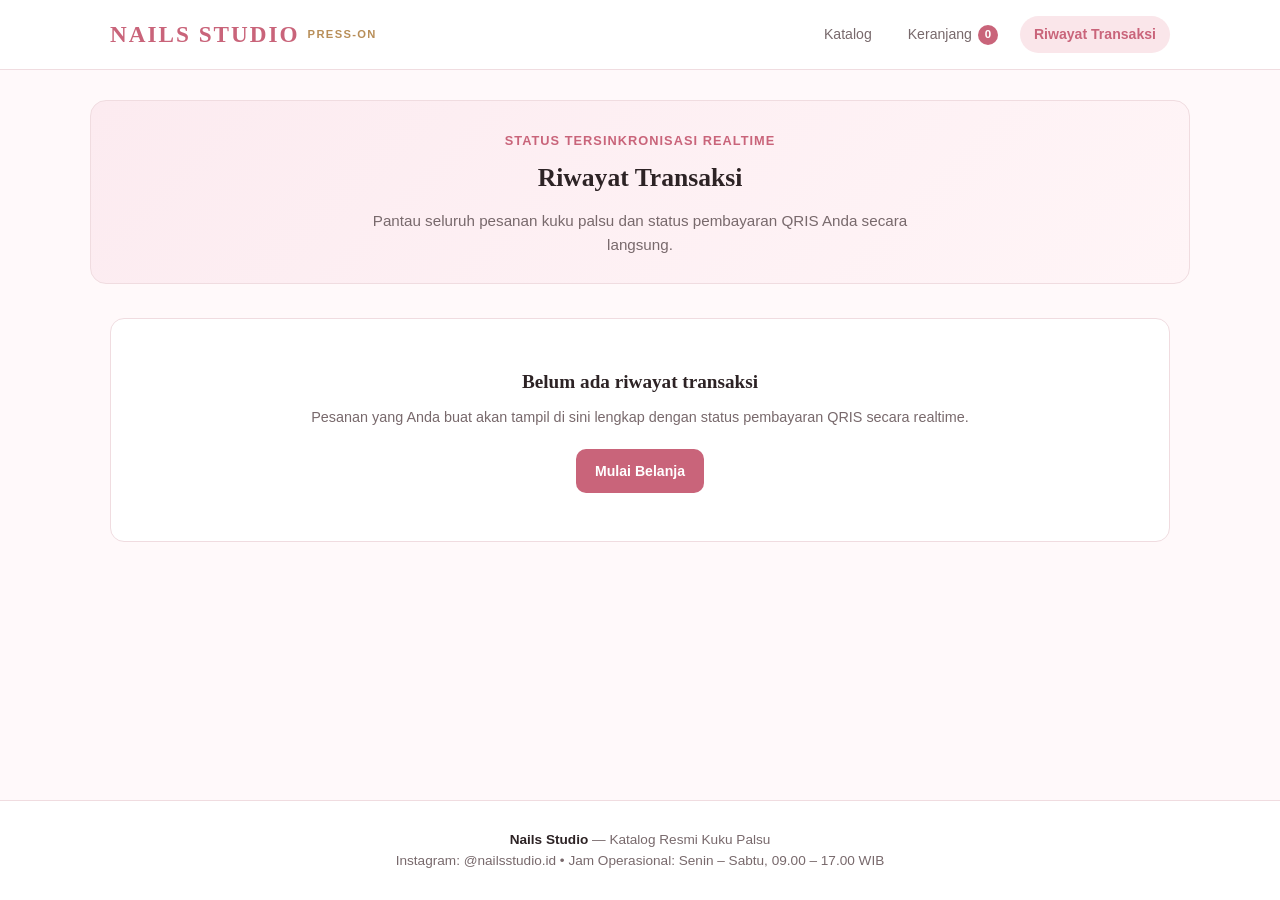
<file: history.html>
<!DOCTYPE html>
<html lang="id">
<head>
  <meta charset="UTF-8" />
  <meta name="viewport" content="width=device-width, initial-scale=1.0" />
  <title>Riwayat Transaksi — Nails Studio</title>
  <link rel="stylesheet" href="style.css" />
</head>
<body>

  <div id="site-topbar"></div>

  <header class="hero-wrap">
    <section class="hero compact">
      <span class="brand-tag">Status Tersinkronisasi Realtime</span>
      <h1>Riwayat Transaksi</h1>
      <p>Pantau seluruh pesanan kuku palsu dan status pembayaran QRIS Anda secara langsung.</p>
    </section>
  </header>

  <main class="container">
    <div id="history-root"></div>
  </main>

  <footer>
    <p><strong>Nails Studio</strong> — Katalog Resmi Kuku Palsu</p>
    <p>Instagram: @nailsstudio.id &bull; Jam Operasional: Senin – Sabtu, 09.00 – 17.00 WIB</p>
  </footer>

  <script src="app.js"></script>
  <script>
    (function () {
      const store = window.NSStore;
      store.renderTopbar("history");

      const root = document.getElementById("history-root");
      let activeFilter = "ALL";
      let lastSignature = "";

      function getSignature(orders) {
        return activeFilter + "|" + orders.map(function (o) {
          return o.id + ":" + o.status + ":" + (o.paidAt || "");
        }).join(",");
      }

      function renderHistory(force) {
        const orders = store.getOrders();
        const sig = getSignature(orders);
        if (!force && sig === lastSignature) return;
        lastSignature = sig;

        if (orders.length === 0) {
          root.innerHTML =
            '<div class="panel empty-state">' +
            '  <h3>Belum ada riwayat transaksi</h3>' +
            '  <p>Pesanan yang Anda buat akan tampil di sini lengkap dengan status pembayaran QRIS secara realtime.</p>' +
            '  <a href="index.html" class="btn btn-primary">Mulai Belanja</a>' +
            '</div>';
          return;
        }

        const filtered = orders.filter(function (o) {
          return activeFilter === "ALL" ? true : o.status === activeFilter;
        });

        const countPending = orders.filter(function (o) { return o.status === "PENDING"; }).length;
        const countPaid = orders.filter(function (o) { return o.status === "PAID"; }).length;
        const countRejected = orders.filter(function (o) { return o.status === "REJECTED"; }).length;

        const filterButtons =
          '<div style="display:flex; gap:8px; flex-wrap:wrap; margin-bottom:18px;">' +
          '  <button type="button" class="btn btn-sm ' + (activeFilter === "ALL" ? "btn-primary" : "btn-outline") + '" data-filter="ALL">Semua (' + orders.length + ')</button>' +
          '  <button type="button" class="btn btn-sm ' + (activeFilter === "PENDING" ? "btn-primary" : "btn-outline") + '" data-filter="PENDING">Menunggu (' + countPending + ')</button>' +
          '  <button type="button" class="btn btn-sm ' + (activeFilter === "PAID" ? "btn-primary" : "btn-outline") + '" data-filter="PAID">Paid (' + countPaid + ')</button>' +
          '  <button type="button" class="btn btn-sm ' + (activeFilter === "REJECTED" ? "btn-primary" : "btn-outline") + '" data-filter="REJECTED">Ditolak (' + countRejected + ')</button>' +
          '</div>';

        const rowsHtml = filtered.length === 0
          ? '<tr><td colspan="6" style="text-align:center; padding:32px; color:var(--text-muted);">Tidak ada transaksi dengan filter ini.</td></tr>'
          : filtered.map(function (o) {
              const itemsText = o.items.map(function (it) {
                return store.escapeHtml(it.nama) + " &times;" + it.qty;
              }).join(", ");

              const actionHtml =
                o.status === "PENDING"
                  ? '<a href="payment.html?order=' + encodeURIComponent(o.id) + '" class="btn btn-primary btn-sm">Bayar QRIS</a>'
                  : '<a href="thank-you.html?order=' + encodeURIComponent(o.id) + '" class="btn btn-outline btn-sm">Lihat Struk</a> ' +
                    '<a href="payment.html?order=' + encodeURIComponent(o.id) + '" class="btn btn-outline btn-sm">Status</a>';

              return (
                '<tr>' +
                '  <td>' +
                '    <strong>' + store.escapeHtml(o.id) + '</strong><br>' +
                '    <small style="color:var(--text-muted);">' + store.escapeHtml(store.formatWaktu(o.createdAt)) + '</small>' +
                '  </td>' +
                '  <td>' +
                '    <div><strong>' + store.escapeHtml(o.customer.nama) + '</strong></div>' +
                '    <small style="color:var(--text-muted);">' + store.escapeHtml(o.customer.kota) + '</small>' +
                '  </td>' +
                '  <td style="max-width:260px;">' + itemsText + '</td>' +
                '  <td>' +
                '    <div style="font-size:0.78rem; color:var(--text-muted);">Sub: ' + store.formatRupiah(o.subtotal) + '</div>' +
                '    <strong>' + store.formatRupiah(o.grandTotal) + '</strong>' +
                '  </td>' +
                '  <td>' +
                '    ' + store.renderStatusBadge(o.status) +
                (o.paidAt ? '<div style="font-size:0.72rem; color:var(--text-muted); margin-top:4px;">' + store.escapeHtml(store.formatWaktu(o.paidAt)) + '</div>' : '') +
                '  </td>' +
                '  <td style="white-space:nowrap;">' + actionHtml + '</td>' +
                '</tr>'
              );
            }).join("");

        root.innerHTML =
          '<section class="panel">' +
          '  <div class="panel-title">' +
          '    <span>Daftar Transaksi</span>' +
          '    <a href="index.html" class="btn btn-outline btn-sm">Kembali ke Katalog</a>' +
          '  </div>' +
          '  ' + filterButtons +
          '  <div class="table-wrap">' +
          '    <table class="data-table">' +
          '      <thead>' +
          '        <tr>' +
          '          <th>Invoice</th>' +
          '          <th>Penerima</th>' +
          '          <th>Item</th>' +
          '          <th>Total</th>' +
          '          <th>Status</th>' +
          '          <th>Aksi</th>' +
          '        </tr>' +
          '      </thead>' +
          '      <tbody>' + rowsHtml + '</tbody>' +
          '    </table>' +
          '  </div>' +
          '</section>';
      }

      root.addEventListener("click", function (e) {
        const btn = e.target.closest("[data-filter]");
        if (!btn) return;
        activeFilter = btn.getAttribute("data-filter");
        renderHistory(true);
      });

      store.onRealtimeUpdate(function () {
        renderHistory(false);
      });

      setInterval(function () {
        renderHistory(false);
      }, 1000);

      renderHistory(true);
    })();
  </script>
</body>
</html>
</file>
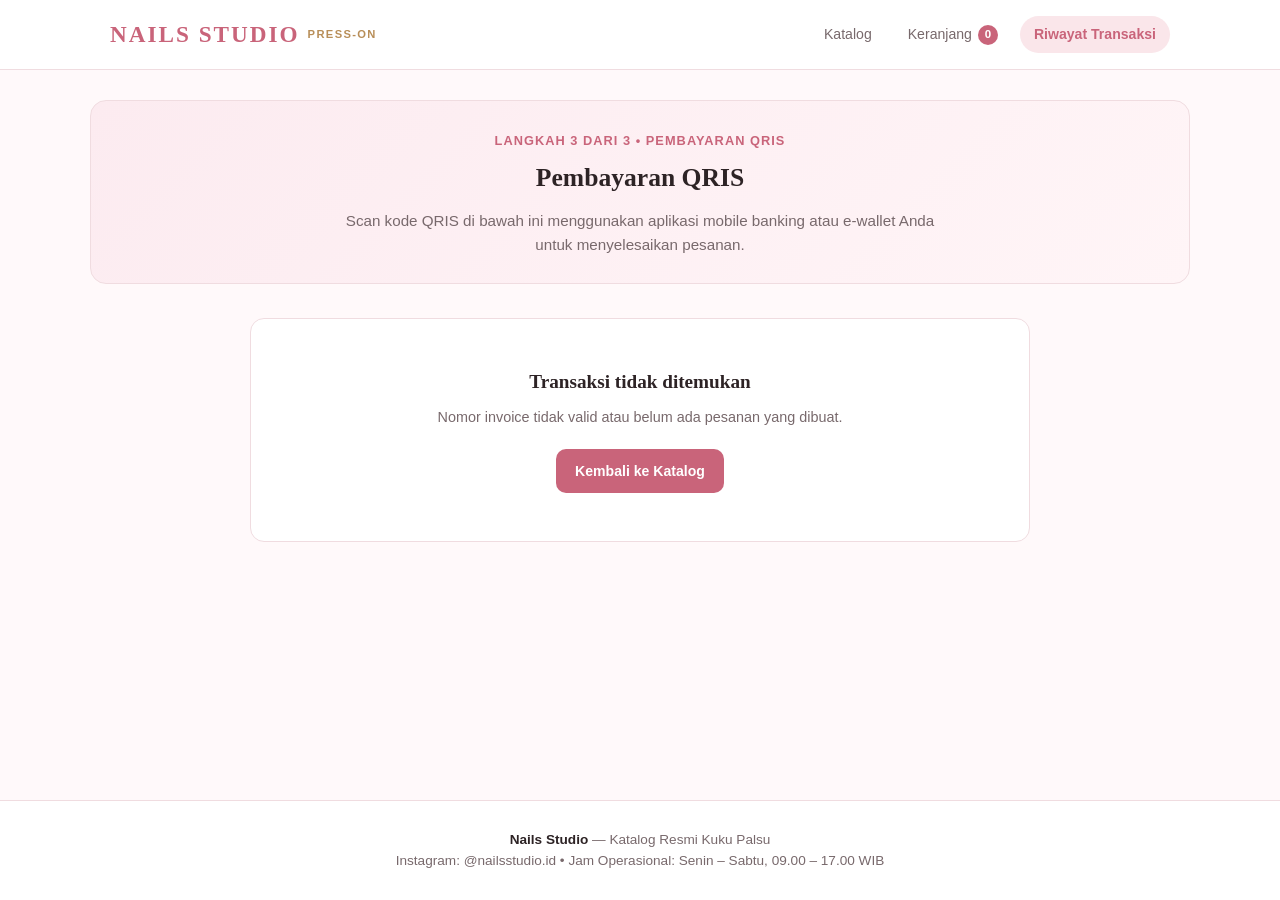
<file: payment.html>
<!DOCTYPE html>
<html lang="id">
<head>
  <meta charset="UTF-8" />
  <meta name="viewport" content="width=device-width, initial-scale=1.0" />
  <title>Pembayaran QRIS — Nails Studio</title>
  <link rel="stylesheet" href="style.css" />
</head>
<body>

  <div id="site-topbar"></div>

  <header class="hero-wrap">
    <section class="hero compact">
      <span class="brand-tag">Langkah 3 dari 3 &bull; Pembayaran QRIS</span>
      <h1>Pembayaran QRIS</h1>
      <p>Scan kode QRIS di bawah ini menggunakan aplikasi mobile banking atau e-wallet Anda untuk menyelesaikan pesanan.</p>
    </section>
  </header>

  <main class="container narrow">
    <div id="payment-root"></div>
  </main>

  <footer>
    <p><strong>Nails Studio</strong> — Katalog Resmi Kuku Palsu</p>
    <p>Instagram: @nailsstudio.id &bull; Jam Operasional: Senin – Sabtu, 09.00 – 17.00 WIB</p>
  </footer>

  <script src="app.js"></script>
  <script>
    (function () {
      const store = window.NSStore;
      store.renderTopbar("history");

      const root = document.getElementById("payment-root");
      const params = new URLSearchParams(window.location.search);
      let orderId = params.get("order");

      if (!orderId) {
        const all = store.getOrders();
        if (all.length > 0) orderId = all[0].id;
      }

      let lastRenderedStatus = null;
      let redirectTimer = null;
      let redirectCountdown = 3;
      let redirectCancelled = false;

      function startRedirectCountdown(id) {
        if (redirectTimer || redirectCancelled) return;
        redirectCountdown = 3;
        const el = document.getElementById("redirect-sec");
        if (el) el.textContent = String(redirectCountdown);

        redirectTimer = setInterval(function () {
          redirectCountdown -= 1;
          const secEl = document.getElementById("redirect-sec");
          if (secEl) secEl.textContent = String(Math.max(0, redirectCountdown));
          if (redirectCountdown <= 0) {
            clearInterval(redirectTimer);
            redirectTimer = null;
            window.location.href = "thank-you.html?order=" + encodeURIComponent(id);
          }
        }, 1000);
      }

      function renderPayment(force) {
        const order = orderId ? store.getOrderById(orderId) : null;

        if (!order) {
          root.innerHTML =
            '<div class="panel empty-state">' +
            '  <h3>Transaksi tidak ditemukan</h3>' +
            '  <p>Nomor invoice tidak valid atau belum ada pesanan yang dibuat.</p>' +
            '  <a href="index.html" class="btn btn-primary">Kembali ke Katalog</a>' +
            '</div>';
          return;
        }

        if (!force && lastRenderedStatus === order.status) {
          return;
        }
        const prevStatus = lastRenderedStatus;
        lastRenderedStatus = order.status;

        const qrisSvg = store.generateDummyQrisSvg(order.id + "|" + order.grandTotal + "|" + order.qrisRef);
        const thankYouUrl = "thank-you.html?order=" + encodeURIComponent(order.id);

        let statusSection = "";
        if (order.status === "PAID") {
          statusSection =
            '<div class="realtime-banner paid">' +
            '  <strong>&#10003; Pembayaran Berhasil (PAID)</strong><br>' +
            '  Ref Approval: <code>' + store.escapeHtml(order.approvalRef || "-") + '</code> &bull; Waktu Lunas: ' + store.escapeHtml(store.formatWaktu(order.paidAt)) +
            (prevStatus === "PENDING" && !redirectCancelled
              ? '<div style="margin-top:8px;">Mengalihkan secara otomatis dalam <strong id="redirect-sec">3</strong> detik...</div>'
              : '') +
            '</div>' +
            '<div style="display:flex; gap:12px; justify-content:center; flex-wrap:wrap; margin-top:20px;">' +
            '  <a href="' + thankYouUrl + '" class="btn btn-primary">Lihat Struk Pesanan</a>' +
            '  <a href="history.html" class="btn btn-outline">Lihat Riwayat Transaksi</a>' +
            '</div>';
        } else if (order.status === "REJECTED") {
          statusSection =
            '<div class="realtime-banner rejected">' +
            '  <strong>&#10005; Pembayaran Ditolak / Dibatalkan</strong><br>' +
            '  Waktu: ' + store.escapeHtml(store.formatWaktu(order.rejectedAt)) +
            '</div>' +
            '<div style="display:flex; gap:12px; justify-content:center; flex-wrap:wrap; margin-top:20px;">' +
            '  <a href="index.html" class="btn btn-primary">Pesan Ulang</a>' +
            '  <a href="history.html" class="btn btn-outline">Riwayat Transaksi</a>' +
            '</div>';
        } else {
          statusSection =
            '<div class="realtime-banner">' +
            '  <strong>Menunggu Pembayaran</strong><br>' +
            '  Halaman ini memeriksa status pembayaran secara otomatis. Setelah pembayaran QRIS berhasil, status akan langsung berubah menjadi <strong>PAID</strong>.' +
            '</div>' +
            '<div style="display:flex; gap:12px; justify-content:center; flex-wrap:wrap; margin-top:20px;">' +
            '  <a href="history.html" class="btn btn-outline">Lihat Riwayat Transaksi</a>' +
            '  <a href="index.html" class="btn btn-outline">Kembali ke Katalog</a>' +
            '</div>';
        }

        const itemRows = order.items.map(function (it) {
          return (
            '<div class="summary-row">' +
            '  <span>' + store.escapeHtml(it.nama) + ' &times; ' + it.qty + '</span>' +
            '  <strong>' + store.formatRupiah(it.subtotal) + '</strong>' +
            '</div>'
          );
        }).join("");

        root.innerHTML =
          '<section class="panel">' +
          '  <div class="panel-title">' +
          '    <span>Invoice: ' + store.escapeHtml(order.id) + '</span>' +
          '    <span>' + store.renderStatusBadge(order.status) + '</span>' +
          '  </div>' +
          '  <div class="qris-box">' +
          '    <div style="font-size:0.85rem; color:var(--text-muted);">Total Pembayaran</div>' +
          '    <div class="qris-amount">' + store.formatRupiah(order.grandTotal) + '</div>' +
          '    <div class="qris-frame">' +
          '      <div class="qris-header">' +
          '        <span class="qris-logo">QRIS</span>' +
          '        <span>Nails Studio</span>' +
          '      </div>' +
          '      ' + qrisSvg +
          '      <div class="qris-nmid">NMID: ID1026000849210 &bull; Ref: ' + store.escapeHtml(order.qrisRef) + '</div>' +
          '    </div>' +
          '    ' + statusSection +
          '  </div>' +
          '  <hr class="summary-divider" style="margin:28px 0 20px;">' +
          '  <h3 style="font-family:Georgia, serif; font-size:1rem; margin-bottom:12px;">Rincian Pesanan</h3>' +
          '  ' + itemRows +
          '  <hr class="summary-divider">' +
          '  <div class="summary-row"><span>Subtotal</span><strong>' + store.formatRupiah(order.subtotal) + '</strong></div>' +
          '  <div class="summary-row"><span>Ongkos Kirim (' + store.escapeHtml(order.shippingMethod) + ')</span><strong>' + (order.ongkir === 0 ? "Gratis" : store.formatRupiah(order.ongkir)) + '</strong></div>' +
          '  <div class="summary-total" style="margin-bottom:0;"><span>Grand Total</span><span>' + store.formatRupiah(order.grandTotal) + '</span></div>' +
          '</section>';

        if (order.status === "PAID" && prevStatus === "PENDING") {
          store.showToast("Pembayaran QRIS berhasil diverifikasi (PAID)!");
          startRedirectCountdown(order.id);
        }
      }

      store.onRealtimeUpdate(function () {
        renderPayment(false);
      });

      setInterval(function () {
        renderPayment(false);
      }, 1000);

      renderPayment(true);
    })();
  </script>
</body>
</html>
</file>
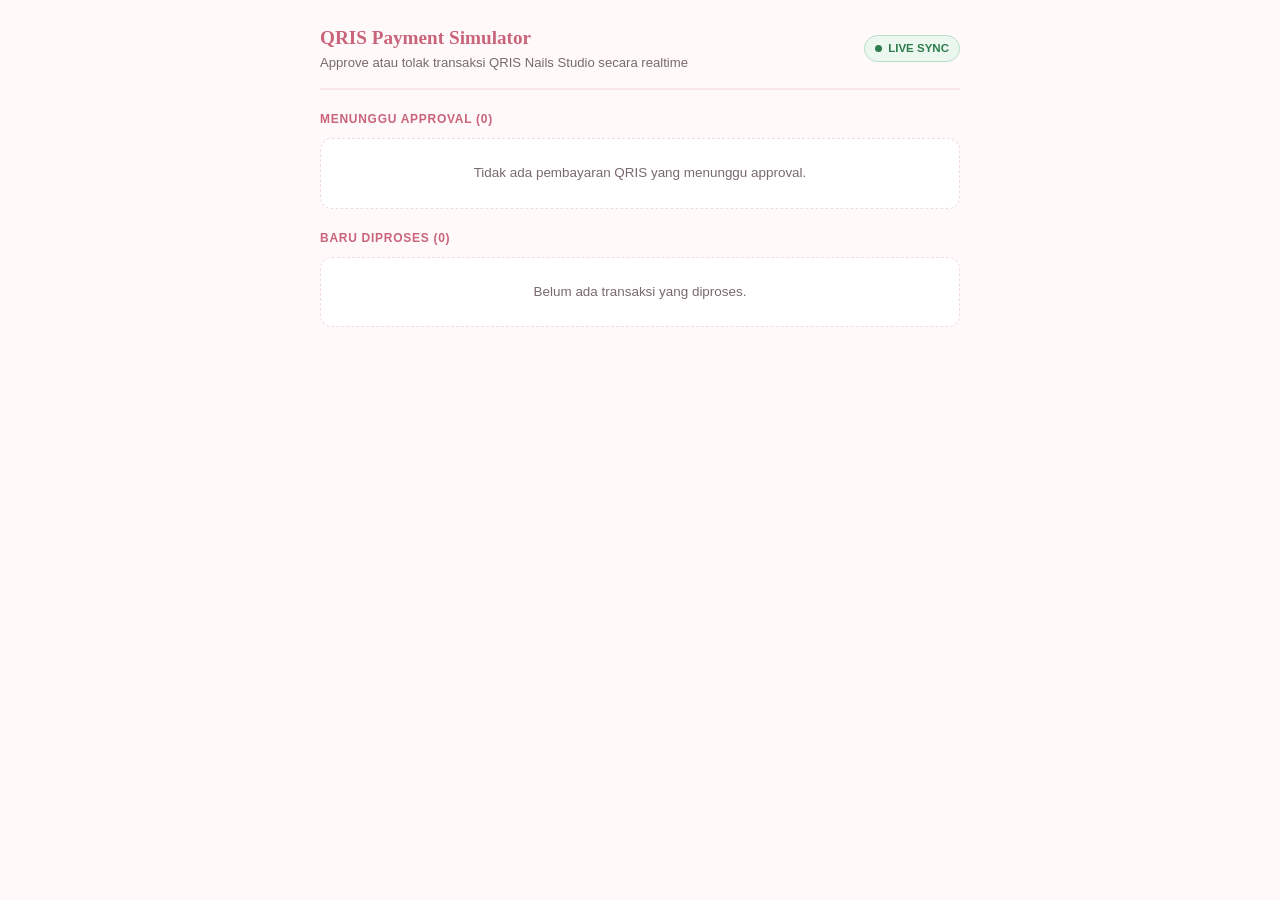
<file: qris-approve.html>
<!DOCTYPE html>
<html lang="id">
<head>
  <meta charset="UTF-8" />
  <meta name="viewport" content="width=device-width, initial-scale=1.0" />
  <title>QRIS Approve Simulator — Nails Studio</title>
  <style>
    :root {
      --bg: #fff9fa;
      --surface: #ffffff;
      --text: #2d2325;
      --muted: #78696c;
      --primary: #c9647a;
      --primary-light: #fae6ea;
      --border: #f0dce0;
      --green: #2f7d4c;
      --green-hover: #25653d;
      --green-bg: #ebf7ef;
      --red: #b5453a;
      --red-bg: #fbeeed;
    }

    * {
      box-sizing: border-box;
      margin: 0;
      padding: 0;
    }

    body {
      font-family: -apple-system, BlinkMacSystemFont, "Segoe UI", Roboto, Helvetica, Arial, sans-serif;
      background-color: var(--bg);
      color: var(--text);
      line-height: 1.5;
      padding: 24px 16px 48px;
    }

    .wrap {
      max-width: 640px;
      margin: 0 auto;
    }

    .head {
      display: flex;
      justify-content: space-between;
      align-items: center;
      padding-bottom: 16px;
      margin-bottom: 20px;
      border-bottom: 2px solid var(--primary-light);
      gap: 12px;
    }

    .head h1 {
      font-family: Georgia, "Times New Roman", serif;
      font-size: 1.2rem;
      font-weight: 700;
      color: var(--primary);
    }

    .head p {
      font-size: 0.82rem;
      color: var(--muted);
    }

    .live-pill {
      font-size: 0.72rem;
      font-weight: 700;
      color: var(--green);
      background-color: var(--green-bg);
      border: 1px solid #b6dfc4;
      padding: 4px 10px;
      border-radius: 999px;
      display: inline-flex;
      align-items: center;
      gap: 6px;
      white-space: nowrap;
    }

    .dot {
      width: 7px;
      height: 7px;
      border-radius: 50%;
      background-color: var(--green);
      animation: blink 1.4s infinite;
    }

    @keyframes blink {
      0%, 100% { opacity: 1; }
      50% { opacity: 0.3; }
    }

    .section-label {
      font-size: 0.75rem;
      font-weight: 700;
      text-transform: uppercase;
      letter-spacing: 0.06em;
      color: var(--primary);
      margin: 20px 0 10px;
    }

    .list {
      display: flex;
      flex-direction: column;
      gap: 10px;
    }

    .tx-card {
      background-color: var(--surface);
      border: 1px solid var(--border);
      border-radius: 12px;
      padding: 14px 16px;
      display: flex;
      justify-content: space-between;
      align-items: center;
      gap: 16px;
      flex-wrap: wrap;
    }

    .tx-card.highlight {
      border-color: var(--primary);
      box-shadow: 0 0 0 1px var(--primary);
    }

    .tx-id {
      font-family: ui-monospace, SFMono-Regular, Menlo, Consolas, monospace;
      font-size: 0.82rem;
      font-weight: 700;
    }

    .tx-meta {
      font-size: 0.78rem;
      color: var(--muted);
      margin-top: 2px;
    }

    .tx-amount {
      font-size: 0.98rem;
      font-weight: 700;
      color: var(--primary);
      margin-top: 4px;
    }

    .tx-actions {
      display: flex;
      gap: 8px;
      align-items: center;
    }

    .btn {
      font-family: inherit;
      font-size: 0.8rem;
      font-weight: 600;
      padding: 7px 14px;
      border-radius: 8px;
      cursor: pointer;
      border: 1px solid transparent;
    }

    .btn-approve {
      background-color: var(--green);
      color: #ffffff;
    }

    .btn-approve:hover {
      background-color: var(--green-hover);
    }

    .btn-reject {
      background-color: transparent;
      border-color: #e8c0bc;
      color: var(--red);
    }

    .btn-reject:hover {
      background-color: var(--red-bg);
    }

    .tag {
      font-size: 0.72rem;
      font-weight: 700;
      padding: 4px 10px;
      border-radius: 999px;
      text-transform: uppercase;
    }

    .tag-paid {
      background-color: var(--green-bg);
      color: var(--green);
      border: 1px solid #b6dfc4;
    }

    .tag-rejected {
      background-color: var(--red-bg);
      color: var(--red);
      border: 1px solid #e8c0bc;
    }

    .empty {
      background-color: var(--surface);
      border: 1px dashed var(--border);
      border-radius: 12px;
      padding: 24px 16px;
      text-align: center;
      font-size: 0.84rem;
      color: var(--muted);
    }

    .log {
      margin-top: 20px;
      font-size: 0.78rem;
      color: var(--muted);
      text-align: center;
    }
  </style>
</head>
<body>
  <div class="wrap">
    <header class="head">
      <div>
        <h1>QRIS Payment Simulator</h1>
        <p>Approve atau tolak transaksi QRIS Nails Studio secara realtime</p>
      </div>
      <span class="live-pill"><span class="dot"></span> LIVE SYNC</span>
    </header>

    <div id="sim-root"></div>
    <div id="sim-log" class="log"></div>
  </div>

  <script src="qris-approve.js"></script>
</body>
</html>
</file>
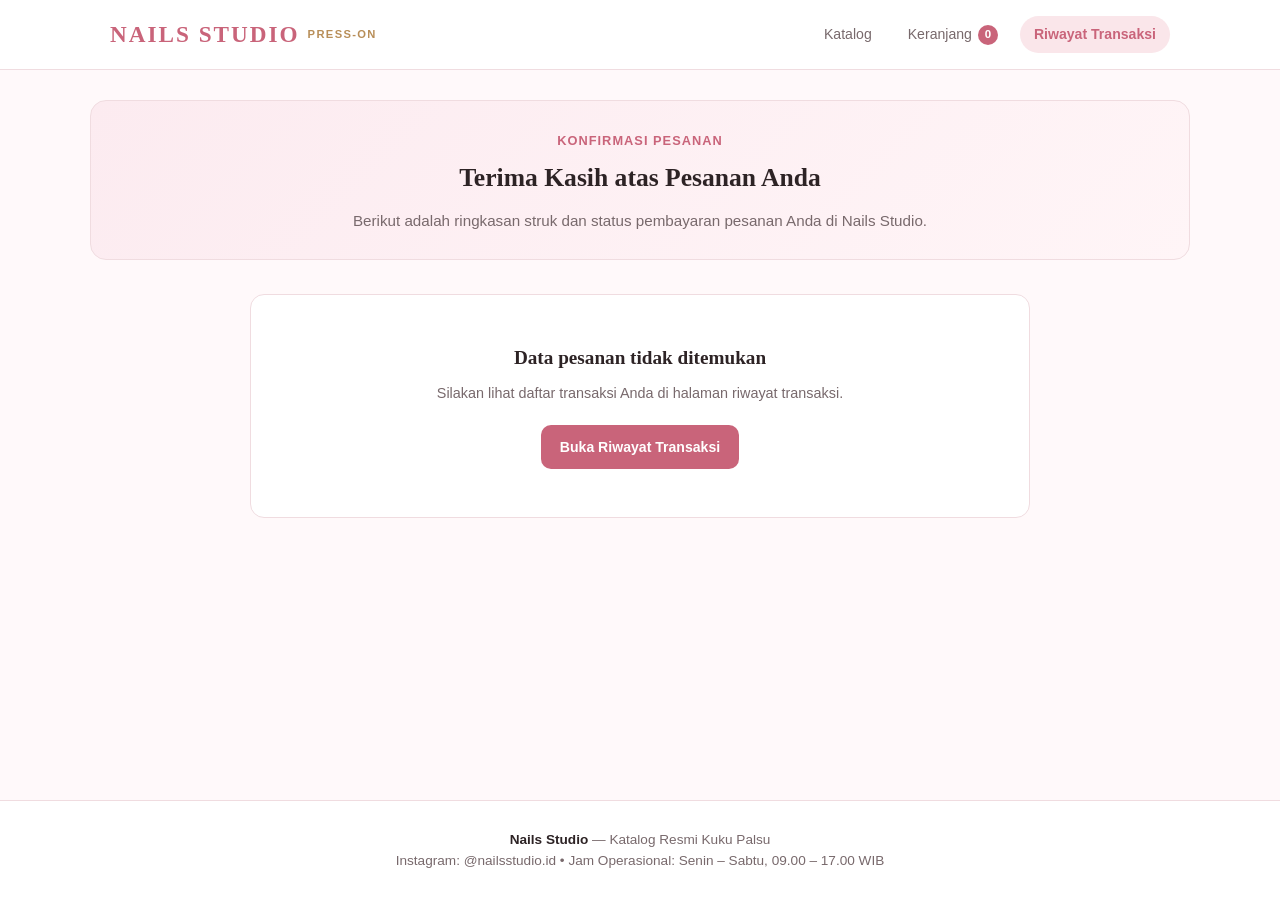
<file: thank-you.html>
<!DOCTYPE html>
<html lang="id">
<head>
  <meta charset="UTF-8" />
  <meta name="viewport" content="width=device-width, initial-scale=1.0" />
  <title>Terima Kasih — Nails Studio</title>
  <link rel="stylesheet" href="style.css" />
</head>
<body>

  <div id="site-topbar"></div>

  <header class="hero-wrap">
    <section class="hero compact">
      <span class="brand-tag">Konfirmasi Pesanan</span>
      <h1>Terima Kasih atas Pesanan Anda</h1>
      <p>Berikut adalah ringkasan struk dan status pembayaran pesanan Anda di Nails Studio.</p>
    </section>
  </header>

  <main class="container narrow">
    <div id="thankyou-root"></div>
  </main>

  <footer>
    <p><strong>Nails Studio</strong> — Katalog Resmi Kuku Palsu</p>
    <p>Instagram: @nailsstudio.id &bull; Jam Operasional: Senin – Sabtu, 09.00 – 17.00 WIB</p>
  </footer>

  <script src="app.js"></script>
  <script>
    (function () {
      const store = window.NSStore;
      store.renderTopbar("history");

      const root = document.getElementById("thankyou-root");
      const params = new URLSearchParams(window.location.search);
      let orderId = params.get("order");

      if (!orderId) {
        const all = store.getOrders();
        if (all.length > 0) orderId = all[0].id;
      }

      let lastStatus = null;

      function renderThankYou(force) {
        const order = orderId ? store.getOrderById(orderId) : null;

        if (!order) {
          root.innerHTML =
            '<div class="panel empty-state">' +
            '  <h3>Data pesanan tidak ditemukan</h3>' +
            '  <p>Silakan lihat daftar transaksi Anda di halaman riwayat transaksi.</p>' +
            '  <a href="history.html" class="btn btn-primary">Buka Riwayat Transaksi</a>' +
            '</div>';
          return;
        }

        if (!force && lastStatus === order.status) return;
        lastStatus = order.status;

        const bannerHtml =
          order.status === "PAID"
            ? '<div class="realtime-banner paid" style="margin-top:0; margin-bottom:20px;">' +
              '  <strong>&#10003; Pembayaran QRIS Lunas (PAID)</strong><br>' +
              '  Terima kasih, <strong>' + store.escapeHtml(order.customer.nama) + '</strong>! Pembayaran Anda telah diverifikasi pada ' + store.escapeHtml(store.formatWaktu(order.paidAt)) + ' (Ref: <code>' + store.escapeHtml(order.approvalRef || "-") + '</code>).' +
              '</div>'
            : order.status === "REJECTED"
            ? '<div class="realtime-banner rejected" style="margin-top:0; margin-bottom:20px;">' +
              '  <strong>&#10005; Pembayaran Ditolak</strong><br>' +
              '  Transaksi ini ditolak pada ' + store.escapeHtml(store.formatWaktu(order.rejectedAt)) + '.' +
              '</div>'
            : '<div class="realtime-banner" style="margin-top:0; margin-bottom:20px;">' +
              '  <strong>Menunggu Pembayaran QRIS</strong><br>' +
              '  Status halaman ini akan berubah otomatis menjadi <strong>PAID</strong> begitu pembayaran di-approve. ' +
              '  <a href="payment.html?order=' + encodeURIComponent(order.id) + '" style="text-decoration:underline; color:var(--primary); font-weight:600;">Kembali ke QRIS</a>' +
              '</div>';

        const rowsHtml = order.items.map(function (it) {
          return (
            '<tr>' +
            '  <td><strong>' + store.escapeHtml(it.nama) + '</strong><br><small style="color:var(--text-muted);">' + store.formatRupiah(it.hargaNum) + ' ' + store.escapeHtml(it.satuan) + '</small></td>' +
            '  <td style="text-align:center;">' + it.qty + '</td>' +
            '  <td style="text-align:right;"><strong>' + store.formatRupiah(it.subtotal) + '</strong></td>' +
            '</tr>'
          );
        }).join("");

        root.innerHTML =
          '<section class="panel">' +
          '  <div class="panel-title">' +
          '    <span>Struk Pesanan &bull; ' + store.escapeHtml(order.id) + '</span>' +
          '    <span>' + store.renderStatusBadge(order.status) + '</span>' +
          '  </div>' +
          '  ' + bannerHtml +
          '  <div class="form-row" style="margin-bottom:20px; font-size:0.88rem;">' +
          '    <div>' +
          '      <div style="color:var(--primary); font-size:0.78rem; text-transform:uppercase; letter-spacing:0.04em; font-weight:600;">Data Penerima</div>' +
          '      <div><strong>' + store.escapeHtml(order.customer.nama) + '</strong></div>' +
          '      <div>' + store.escapeHtml(order.customer.telepon) + '</div>' +
          '      <div>' + store.escapeHtml(order.customer.alamat) + ', ' + store.escapeHtml(order.customer.kota) + '</div>' +
          (order.customer.catatan ? '<div style="color:var(--text-muted); margin-top:4px;">Catatan: ' + store.escapeHtml(order.customer.catatan) + '</div>' : '') +
          '    </div>' +
          '    <div>' +
          '      <div style="color:var(--primary); font-size:0.78rem; text-transform:uppercase; letter-spacing:0.04em; font-weight:600;">Info Transaksi</div>' +
          '      <div>Tanggal Order: ' + store.escapeHtml(store.formatWaktu(order.createdAt)) + '</div>' +
          '      <div>Metode Bayar: <strong>' + store.escapeHtml(order.paymentMethod) + '</strong> (' + store.escapeHtml(order.qrisRef) + ')</div>' +
          '      <div>Pengiriman: ' + store.escapeHtml(order.shippingMethod) + '</div>' +
          '    </div>' +
          '  </div>' +
          '  <div class="table-wrap">' +
          '    <table class="data-table">' +
          '      <thead>' +
          '        <tr>' +
          '          <th>Produk</th>' +
          '          <th style="text-align:center;">Qty</th>' +
          '          <th style="text-align:right;">Subtotal</th>' +
          '        </tr>' +
          '      </thead>' +
          '      <tbody>' + rowsHtml + '</tbody>' +
          '    </table>' +
          '  </div>' +
          '  <div style="max-width:320px; margin-left:auto; margin-top:16px;">' +
          '    <div class="summary-row"><span>Subtotal</span><strong>' + store.formatRupiah(order.subtotal) + '</strong></div>' +
          '    <div class="summary-row"><span>Ongkos Kirim</span><strong>' + (order.ongkir === 0 ? "Gratis" : store.formatRupiah(order.ongkir)) + '</strong></div>' +
          '    <hr class="summary-divider">' +
          '    <div class="summary-total" style="margin-bottom:0;"><span>Grand Total</span><span>' + store.formatRupiah(order.grandTotal) + '</span></div>' +
          '  </div>' +
          '  <div class="no-print" style="display:flex; gap:12px; flex-wrap:wrap; margin-top:28px; padding-top:20px; border-top:1px dashed var(--border);">' +
          '    <a href="history.html" class="btn btn-primary">Lihat Riwayat Transaksi</a>' +
          '    <a href="index.html" class="btn btn-outline">Belanja Lagi</a>' +
          '    <button type="button" class="btn btn-outline" id="btn-print-receipt">Cetak Struk</button>' +
          '  </div>' +
          '</section>';

        const printBtn = document.getElementById("btn-print-receipt");
        if (printBtn) {
          printBtn.addEventListener("click", function () {
            window.print();
          });
        }
      }

      store.onRealtimeUpdate(function () {
        renderThankYou(false);
      });

      setInterval(function () {
        renderThankYou(false);
      }, 1000);

      renderThankYou(true);
    })();
  </script>
</body>
</html>
</file>
<file: style.css>
:root {
  --bg-body: #fff9fa;
  --bg-card: #ffffff;
  --primary: #c9647a;
  --primary-hover: #b35268;
  --primary-light: #fae6ea;
  --text-main: #2d2325;
  --text-muted: #78696c;
  --border: #f0dce0;
  --gold: #b88e58;
  --gold-hover: #9f7846;
  --danger: #b5453a;
  --danger-bg: #fbeeed;
  --success: #2f7d4c;
  --success-bg: #ebf7ef;
  --warning: #9c6b19;
  --warning-bg: #fdf5e6;
}

* {
  box-sizing: border-box;
  margin: 0;
  padding: 0;
}

body {
  font-family: -apple-system, BlinkMacSystemFont, "Segoe UI", Roboto, Helvetica, Arial, sans-serif;
  background-color: var(--bg-body);
  color: var(--text-main);
  line-height: 1.6;
  min-height: 100vh;
  display: flex;
  flex-direction: column;
}

a {
  color: inherit;
  text-decoration: none;
}

/* Top Navigation */
.topbar {
  background-color: var(--bg-card);
  border-bottom: 1px solid var(--border);
  position: sticky;
  top: 0;
  z-index: 50;
}

.topbar-inner {
  max-width: 1100px;
  margin: 0 auto;
  padding: 16px 20px;
  display: flex;
  justify-content: space-between;
  align-items: center;
  gap: 16px;
  flex-wrap: wrap;
}

.topbar-brand {
  font-family: Georgia, "Times New Roman", serif;
  font-size: 1.45rem;
  letter-spacing: 2px;
  color: var(--primary);
  text-transform: uppercase;
  font-weight: 700;
  display: inline-flex;
  align-items: center;
  gap: 8px;
}

.topbar-brand span {
  font-family: -apple-system, BlinkMacSystemFont, "Segoe UI", Roboto, Helvetica, Arial, sans-serif;
  color: var(--gold);
  font-size: 0.7rem;
  letter-spacing: 0.12em;
  font-weight: 600;
}

.topbar-nav {
  display: flex;
  align-items: center;
  gap: 8px;
  flex-wrap: wrap;
}

.nav-link {
  font-size: 0.88rem;
  font-weight: 500;
  color: var(--text-muted);
  padding: 7px 14px;
  border-radius: 20px;
  transition: background-color 0.15s ease, color 0.15s ease;
  display: inline-flex;
  align-items: center;
  gap: 6px;
}

.nav-link:hover {
  background-color: var(--primary-light);
  color: var(--primary);
}

.nav-link.active {
  background-color: var(--primary-light);
  color: var(--primary);
  font-weight: 600;
}

.cart-badge {
  background-color: var(--primary);
  color: #ffffff;
  font-size: 0.72rem;
  font-weight: 700;
  min-width: 20px;
  height: 20px;
  padding: 0 6px;
  border-radius: 999px;
  display: inline-flex;
  align-items: center;
  justify-content: center;
}

/* Header & Hero */
header.hero-wrap {
  padding: 30px 20px 10px;
}

.hero {
  max-width: 1100px;
  margin: 0 auto;
  padding: 36px 24px;
  background: linear-gradient(135deg, #fcebf0 0%, #fff5f7 100%);
  border: 1px solid var(--border);
  border-radius: 16px;
  text-align: center;
}

.hero.compact {
  padding: 26px 24px;
}

.brand-tag {
  display: inline-block;
  font-size: 0.8rem;
  letter-spacing: 0.08em;
  text-transform: uppercase;
  color: var(--primary);
  font-weight: 600;
  margin-bottom: 6px;
}

.hero h1 {
  font-family: Georgia, "Times New Roman", serif;
  font-size: 1.8rem;
  color: var(--text-main);
  margin-bottom: 10px;
  font-weight: 700;
}

.hero.compact h1 {
  font-size: 1.6rem;
}

.hero p {
  max-width: 600px;
  margin: 0 auto;
  color: var(--text-muted);
  font-size: 0.95rem;
}

/* Containers */
.container {
  max-width: 1100px;
  width: 100%;
  margin: 0 auto;
  padding: 24px 20px 60px;
  flex-grow: 1;
}

.container.narrow {
  max-width: 820px;
}

.section-title {
  font-family: Georgia, "Times New Roman", serif;
  font-size: 1.35rem;
  margin-bottom: 20px;
  padding-bottom: 10px;
  border-bottom: 2px solid var(--primary-light);
  display: flex;
  justify-content: space-between;
  align-items: center;
  flex-wrap: wrap;
  gap: 8px;
}

.section-count {
  font-family: -apple-system, BlinkMacSystemFont, "Segoe UI", Roboto, Helvetica, Arial, sans-serif;
  font-size: 0.85rem;
  color: var(--text-muted);
  font-weight: normal;
}

/* Catalog Grid & Cards */
.catalog-grid {
  display: grid;
  grid-template-columns: repeat(auto-fill, minmax(240px, 1fr));
  gap: 24px;
}

.product-card {
  background-color: var(--bg-card);
  border: 1px solid var(--border);
  border-radius: 14px;
  overflow: hidden;
  display: flex;
  flex-direction: column;
}

.product-image {
  background-color: #fdf3f5;
  height: 220px;
  position: relative;
  border-bottom: 1px solid var(--border);
  overflow: hidden;
}

.product-image img {
  width: 100%;
  height: 100%;
  object-fit: cover;
  display: block;
}

.badge {
  position: absolute;
  top: 12px;
  left: 12px;
  background-color: var(--primary);
  color: #ffffff;
  font-size: 0.72rem;
  font-weight: 600;
  padding: 4px 10px;
  border-radius: 20px;
  letter-spacing: 0.5px;
  text-transform: uppercase;
  z-index: 1;
}

.badge.gold {
  background-color: var(--gold);
}

.product-info {
  padding: 18px;
  display: flex;
  flex-direction: column;
  flex-grow: 1;
}

.product-category {
  font-size: 0.75rem;
  color: var(--primary);
  text-transform: uppercase;
  letter-spacing: 1px;
  font-weight: 600;
  margin-bottom: 4px;
}

.product-title {
  font-size: 1.05rem;
  font-weight: 600;
  color: var(--text-main);
  margin-bottom: 6px;
}

.product-desc {
  font-size: 0.85rem;
  color: var(--text-muted);
  margin-bottom: 14px;
  flex-grow: 1;
}

.product-meta {
  display: flex;
  justify-content: space-between;
  align-items: center;
  padding-top: 12px;
  border-top: 1px dashed var(--border);
  margin-bottom: 14px;
}

.product-price {
  font-size: 1.05rem;
  font-weight: 700;
  color: var(--text-main);
}

.product-shape {
  font-size: 0.78rem;
  background-color: var(--primary-light);
  color: var(--primary);
  padding: 3px 9px;
  border-radius: 6px;
  font-weight: 500;
}

/* Buttons */
.btn {
  display: inline-flex;
  align-items: center;
  justify-content: center;
  gap: 6px;
  padding: 10px 18px;
  border-radius: 10px;
  font-size: 0.88rem;
  font-weight: 600;
  font-family: inherit;
  cursor: pointer;
  border: 1px solid transparent;
  transition: background-color 0.15s ease, border-color 0.15s ease, color 0.15s ease;
}

.btn-primary {
  background-color: var(--primary);
  color: #ffffff;
}

.btn-primary:hover {
  background-color: var(--primary-hover);
}

.btn-gold {
  background-color: var(--gold);
  color: #ffffff;
}

.btn-gold:hover {
  background-color: var(--gold-hover);
}

.btn-outline {
  background-color: transparent;
  border-color: var(--border);
  color: var(--text-main);
}

.btn-outline:hover {
  background-color: var(--primary-light);
  border-color: var(--primary);
  color: var(--primary);
}

.btn-danger-outline {
  background-color: transparent;
  border-color: #e8c7c3;
  color: var(--danger);
}

.btn-danger-outline:hover {
  background-color: var(--danger-bg);
}

.btn-sm {
  padding: 6px 12px;
  font-size: 0.8rem;
  border-radius: 8px;
}

.btn-block {
  width: 100%;
}

.btn:disabled {
  opacity: 0.55;
  cursor: not-allowed;
}

/* Panels */
.panel {
  background-color: var(--bg-card);
  border: 1px solid var(--border);
  border-radius: 14px;
  padding: 24px;
}

.panel-title {
  font-family: Georgia, "Times New Roman", serif;
  font-size: 1.15rem;
  font-weight: 700;
  margin-bottom: 16px;
  padding-bottom: 12px;
  border-bottom: 2px solid var(--primary-light);
  display: flex;
  justify-content: space-between;
  align-items: center;
  gap: 10px;
  flex-wrap: wrap;
}

/* Two-column layouts */
.two-col {
  display: grid;
  grid-template-columns: 1fr 350px;
  gap: 24px;
  align-items: start;
}

@media (max-width: 860px) {
  .two-col {
    grid-template-columns: 1fr;
  }
}

/* Cart List */
.cart-item {
  display: grid;
  grid-template-columns: 80px 1fr auto;
  gap: 16px;
  padding: 16px 0;
  border-bottom: 1px dashed var(--border);
  align-items: center;
}

.cart-item:last-child {
  border-bottom: none;
  padding-bottom: 0;
}

.cart-item:first-child {
  padding-top: 0;
}

.cart-thumb {
  width: 80px;
  height: 80px;
  border-radius: 10px;
  object-fit: cover;
  border: 1px solid var(--border);
  background-color: #fdf3f5;
}

.cart-item-info h3 {
  font-size: 1rem;
  font-weight: 600;
  margin-bottom: 4px;
}

.cart-item-meta {
  font-size: 0.82rem;
  color: var(--text-muted);
  margin-bottom: 4px;
}

.cart-item-unit-price {
  font-size: 0.88rem;
  font-weight: 600;
  color: var(--primary);
}

.cart-item-actions {
  display: flex;
  flex-direction: column;
  align-items: flex-end;
  gap: 8px;
}

.qty-control {
  display: inline-flex;
  align-items: center;
  border: 1px solid var(--border);
  border-radius: 8px;
  overflow: hidden;
  background-color: #ffffff;
}

.qty-btn {
  width: 32px;
  height: 32px;
  border: none;
  background-color: var(--primary-light);
  color: var(--primary);
  font-size: 1rem;
  font-weight: 700;
  cursor: pointer;
}

.qty-btn:hover {
  background-color: #f6d5dc;
}

.qty-input {
  width: 46px;
  height: 32px;
  border: none;
  border-left: 1px solid var(--border);
  border-right: 1px solid var(--border);
  text-align: center;
  font-size: 0.88rem;
  font-weight: 600;
  font-family: inherit;
  color: var(--text-main);
}

.cart-item-subtotal {
  font-size: 0.98rem;
  font-weight: 700;
  color: var(--text-main);
}

/* Summary rows */
.summary-row {
  display: flex;
  justify-content: space-between;
  align-items: center;
  font-size: 0.92rem;
  margin-bottom: 10px;
  color: var(--text-muted);
}

.summary-row strong {
  color: var(--text-main);
}

.summary-divider {
  border: none;
  border-top: 1px dashed var(--border);
  margin: 14px 0;
}

.summary-total {
  display: flex;
  justify-content: space-between;
  align-items: baseline;
  font-size: 1.12rem;
  font-weight: 700;
  color: var(--primary);
  margin-bottom: 20px;
}

/* Forms */
.form-group {
  margin-bottom: 16px;
}

.form-group label {
  display: block;
  font-size: 0.85rem;
  font-weight: 600;
  margin-bottom: 6px;
  color: var(--text-main);
}

.form-control {
  width: 100%;
  padding: 10px 12px;
  border: 1px solid var(--border);
  border-radius: 10px;
  font-family: inherit;
  font-size: 0.9rem;
  color: var(--text-main);
  background-color: #ffffff;
}

.form-control:focus {
  outline: none;
  border-color: var(--primary);
}

.form-row {
  display: grid;
  grid-template-columns: 1fr 1fr;
  gap: 16px;
}

.payment-option {
  border: 1.5px solid var(--primary);
  background-color: #fff5f7;
  border-radius: 12px;
  padding: 14px 16px;
  display: flex;
  justify-content: space-between;
  align-items: center;
  gap: 12px;
}

.payment-option-title {
  font-weight: 700;
  font-size: 0.95rem;
  color: var(--primary);
}

.payment-option-desc {
  font-size: 0.82rem;
  color: var(--text-muted);
}

/* Status Badges */
.status-badge {
  display: inline-flex;
  align-items: center;
  gap: 6px;
  font-size: 0.76rem;
  font-weight: 700;
  text-transform: uppercase;
  letter-spacing: 0.04em;
  padding: 4px 11px;
  border-radius: 999px;
}

.status-pending {
  background-color: var(--warning-bg);
  color: var(--warning);
  border: 1px solid #eed6a4;
}

.status-paid {
  background-color: var(--success-bg);
  color: var(--success);
  border: 1px solid #b6dfc4;
}

.status-rejected {
  background-color: var(--danger-bg);
  color: var(--danger);
  border: 1px solid #e8c0bc;
}

.pulse-dot {
  width: 8px;
  height: 8px;
  border-radius: 50%;
  background-color: currentColor;
  animation: pulse 1.4s infinite ease-in-out;
}

@keyframes pulse {
  0%, 100% { opacity: 1; transform: scale(1); }
  50% { opacity: 0.35; transform: scale(0.8); }
}

/* QRIS Payment Box */
.qris-box {
  text-align: center;
  max-width: 420px;
  margin: 0 auto;
}

.qris-frame {
  background-color: #ffffff;
  border: 1px solid var(--border);
  border-radius: 14px;
  padding: 20px;
  margin: 16px auto;
  display: inline-block;
  box-shadow: 0 4px 14px rgba(201, 100, 122, 0.08);
}

.qris-header {
  display: flex;
  justify-content: space-between;
  align-items: center;
  margin-bottom: 12px;
  padding-bottom: 10px;
  border-bottom: 1px dashed var(--border);
  font-size: 0.82rem;
}

.qris-logo {
  font-weight: 800;
  letter-spacing: 0.08em;
  font-size: 1rem;
  color: var(--text-main);
}

.qris-nmid {
  font-size: 0.74rem;
  color: var(--text-muted);
  margin-top: 10px;
  font-family: ui-monospace, SFMono-Regular, Menlo, Consolas, monospace;
}

.qris-amount {
  font-size: 1.55rem;
  font-weight: 800;
  color: var(--primary);
  margin: 8px 0;
}

.realtime-banner {
  margin-top: 16px;
  padding: 14px 16px;
  border-radius: 10px;
  font-size: 0.86rem;
  text-align: left;
  border: 1px solid var(--border);
  background-color: var(--bg-body);
}

.realtime-banner.paid {
  background-color: var(--success-bg);
  border-color: #b6dfc4;
  color: #1f5c35;
}

.realtime-banner.rejected {
  background-color: var(--danger-bg);
  border-color: #e8c0bc;
  color: var(--danger);
}

/* Tables */
.table-wrap {
  overflow-x: auto;
}

table.data-table {
  width: 100%;
  border-collapse: collapse;
  font-size: 0.88rem;
}

table.data-table th,
table.data-table td {
  padding: 12px;
  text-align: left;
  border-bottom: 1px solid var(--border);
  vertical-align: middle;
}

table.data-table th {
  font-size: 0.76rem;
  text-transform: uppercase;
  letter-spacing: 0.05em;
  color: var(--primary);
  background-color: #fff5f7;
}

table.data-table tr:last-child td {
  border-bottom: none;
}

/* Empty State */
.empty-state {
  text-align: center;
  padding: 48px 24px;
}

.empty-state h3 {
  font-family: Georgia, "Times New Roman", serif;
  font-size: 1.2rem;
  margin-bottom: 8px;
}

.empty-state p {
  font-size: 0.9rem;
  color: var(--text-muted);
  margin-bottom: 20px;
}

/* Toast */
.toast {
  position: fixed;
  bottom: 24px;
  right: 24px;
  background-color: var(--text-main);
  color: #ffffff;
  padding: 12px 18px;
  border-radius: 10px;
  font-size: 0.86rem;
  box-shadow: 0 6px 20px rgba(45, 35, 37, 0.22);
  opacity: 0;
  transform: translateY(10px);
  pointer-events: none;
  transition: opacity 0.2s ease, transform 0.2s ease;
  z-index: 100;
}

.toast.show {
  opacity: 1;
  transform: translateY(0);
}

/* Footer */
footer {
  background-color: var(--bg-card);
  border-top: 1px solid var(--border);
  text-align: center;
  padding: 28px 20px;
  color: var(--text-muted);
  font-size: 0.85rem;
  margin-top: auto;
}

footer strong {
  color: var(--text-main);
}

@media (max-width: 600px) {
  .hero h1 {
    font-size: 1.45rem;
  }
  .catalog-grid {
    grid-template-columns: repeat(auto-fill, minmax(165px, 1fr));
    gap: 14px;
  }
  .product-image {
    height: 170px;
  }
  .product-info {
    padding: 12px;
  }
  .form-row {
    grid-template-columns: 1fr;
  }
  .cart-item {
    grid-template-columns: 64px 1fr;
  }
  .cart-thumb {
    width: 64px;
    height: 64px;
  }
  .cart-item-actions {
    grid-column: 1 / -1;
    flex-direction: row;
    justify-content: space-between;
    align-items: center;
  }
}

@media print {
  .topbar, .no-print, footer {
    display: none !important;
  }
  body {
    background-color: #ffffff;
  }
  .panel {
    border: none;
    padding: 0;
  }
}
</file>
